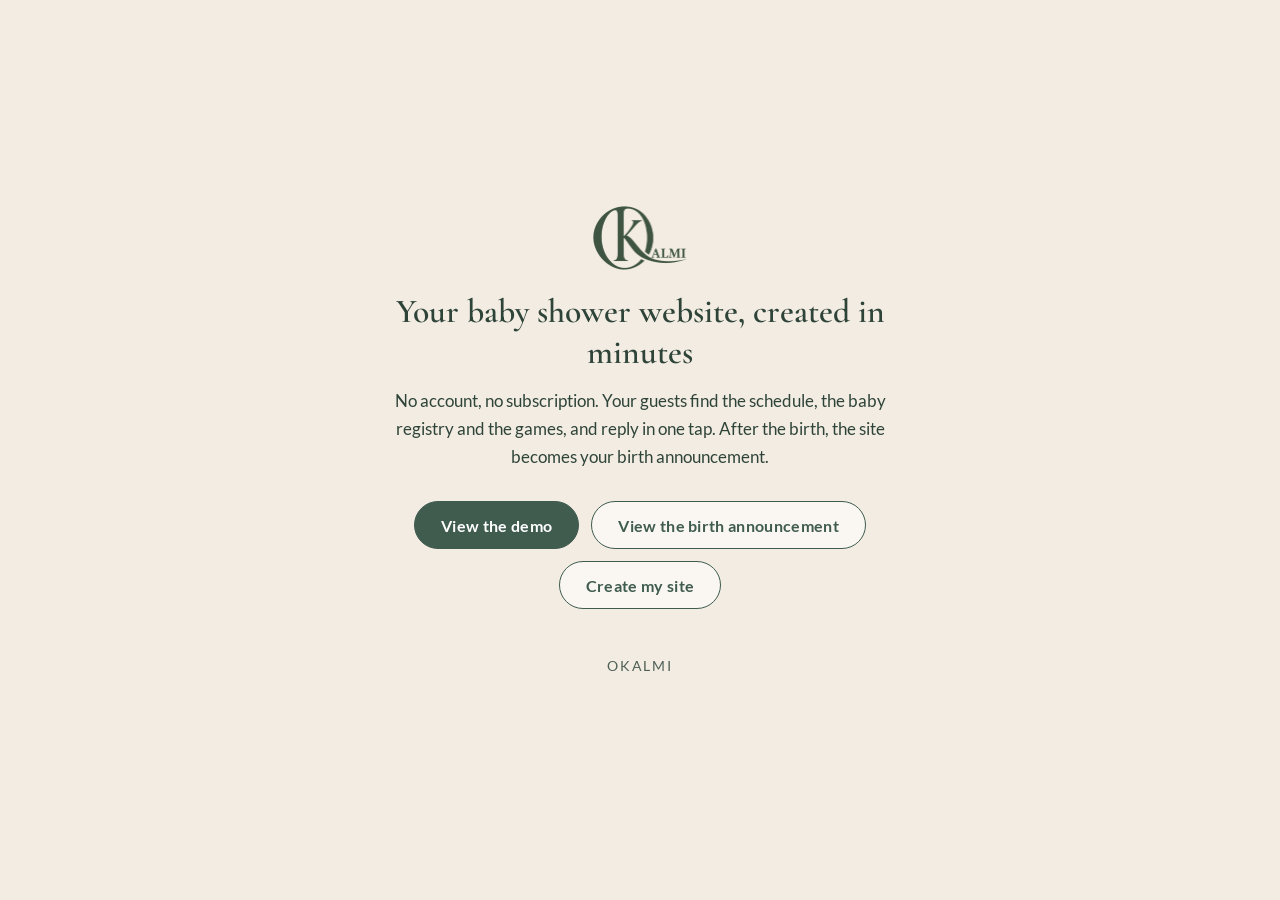
<file: index.html>
<!doctype html><!-- (c) OKALMI. Tous droits réservés. -->
<html lang="fr"><head><meta charset="utf-8"><meta name="viewport" content="width=device-width,initial-scale=1,viewport-fit=cover"><title>Baby shower</title><meta name="description" content="Notre baby shower : programme, liste de naissance, jeux et réponse en un geste."><meta name="robots" content="noindex,nofollow"><meta name="referrer" content="no-referrer"><meta http-equiv="Content-Security-Policy" content="default-src 'self'; img-src 'self' data: blob: https://res.cloudinary.com; style-src 'self' 'unsafe-inline'; script-src 'self'; connect-src 'self'; media-src 'self'; object-src 'none'; base-uri 'none'"><meta name="theme-color" content="#fdfaf8"><meta property="og:title" content="Baby shower"><meta property="og:description" content="Programme, liste de naissance, jeux et réponse en un geste."><meta property="og:image" content="https://okalmi-studio.github.io/baby-shower/img/partage.jpg"><link rel="icon" href="favicon.ico" sizes="any"><link rel="icon" type="image/png" sizes="64x64" href="img/okalmi.png"><link rel="apple-touch-icon" href="img/icon.png"><link rel="stylesheet" href="v.css?v=87c9014c"></head><body><div id="app"></div><noscript><p style="padding:2em;text-align:center">Ce site a besoin de JavaScript pour s'afficher. / This website needs JavaScript.</p></noscript><script src="v.js?v=245d3a0a"></script></body></html>
</file>
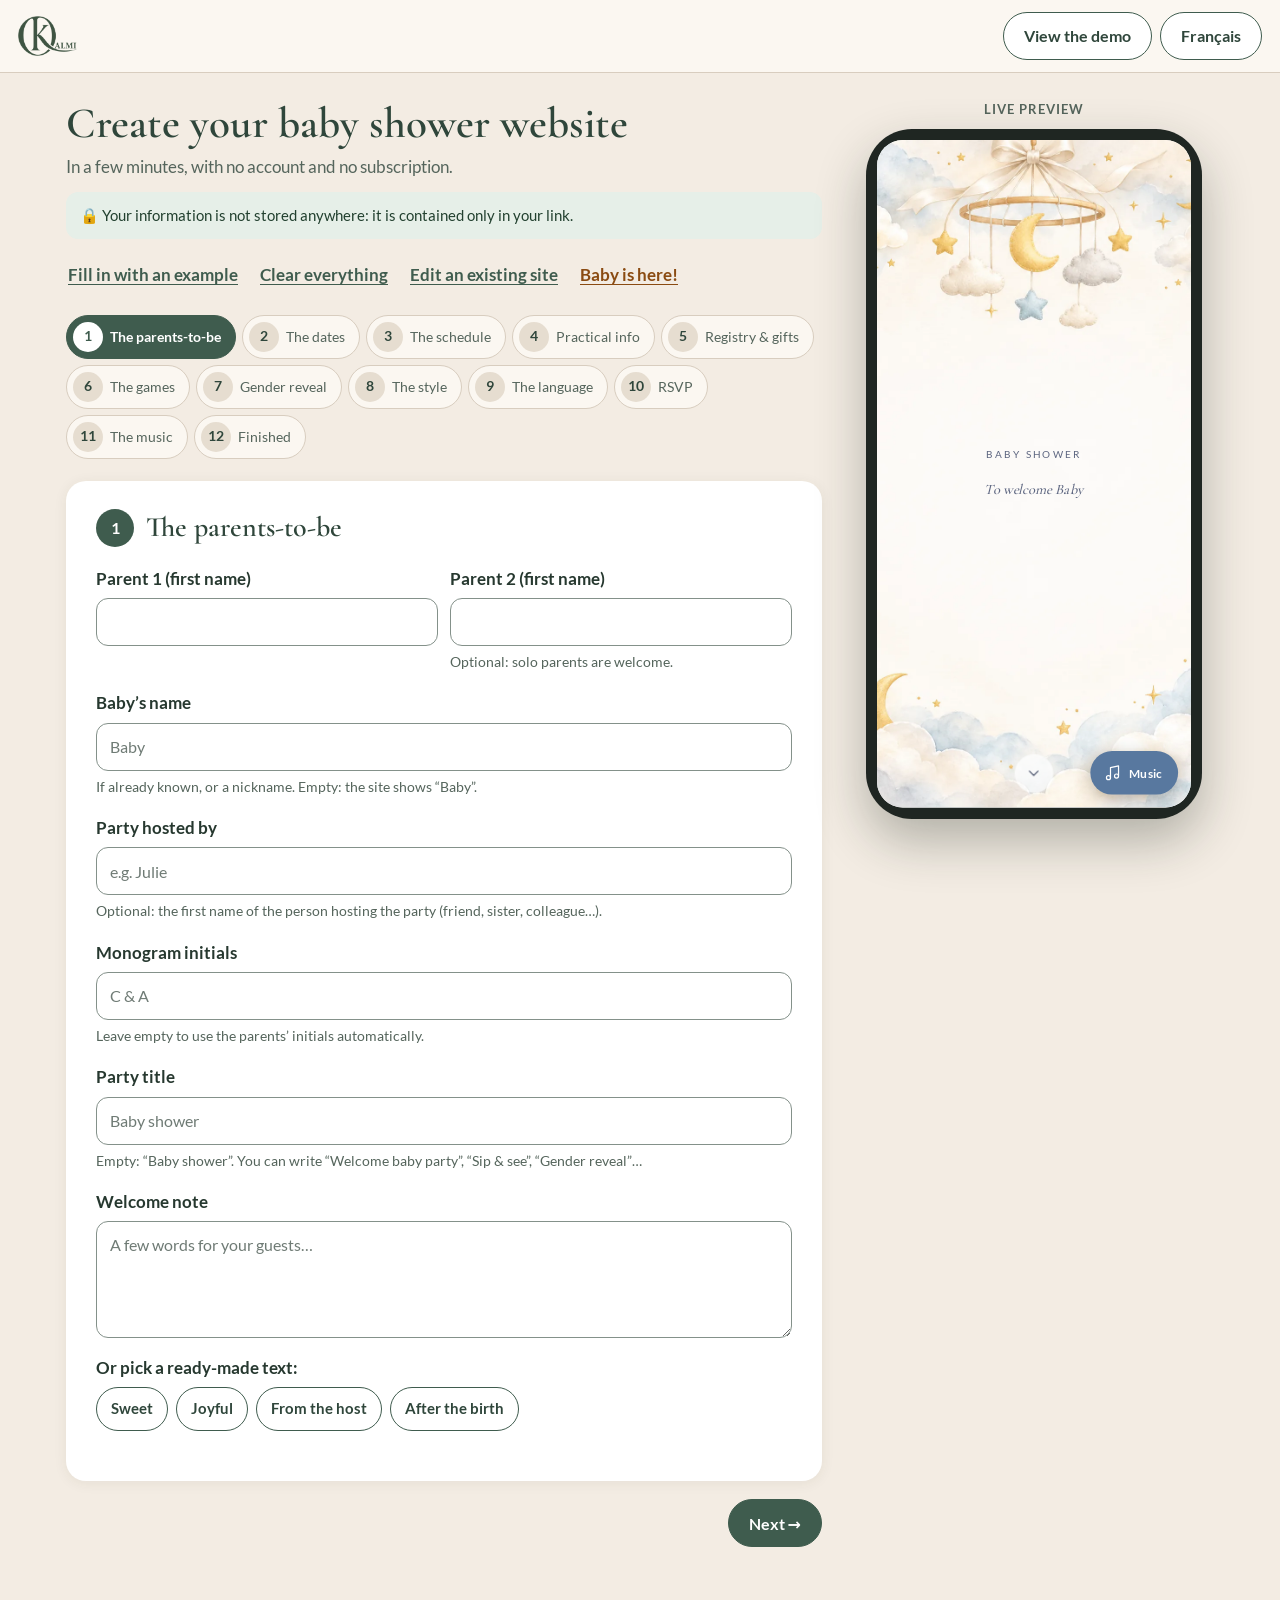
<file: creer.html>
<!doctype html><!-- (c) OKALMI. Tous droits réservés. -->
<html lang="fr"><head><meta charset="utf-8"><meta name="viewport" content="width=device-width,initial-scale=1,viewport-fit=cover"><title>OKALMI – Créez votre site de baby shower</title><meta name="description" content="Créez votre site de baby shower en quelques minutes, sans compte ni abonnement."><meta name="robots" content="noindex,nofollow"><meta name="referrer" content="no-referrer"><meta http-equiv="Content-Security-Policy" content="default-src 'self'; img-src 'self' data: blob: https://res.cloudinary.com; style-src 'self' 'unsafe-inline'; script-src 'self'; connect-src 'self' https://api.cloudinary.com; media-src 'self'; frame-src 'self'; object-src 'none'; base-uri 'none'"><meta name="theme-color" content="#f3ece3"><link rel="icon" href="favicon.ico" sizes="any"><link rel="icon" type="image/png" sizes="64x64" href="img/okalmi.png"><link rel="apple-touch-icon" href="img/icon.png"><link rel="stylesheet" href="c.css?v=15cc6d54"></head><body><div id="app"></div><noscript><p style="padding:2em;text-align:center">Cette page a besoin de JavaScript. / This page needs JavaScript.</p></noscript><script src="c.js?v=fae54ffb"></script></body></html>
</file>
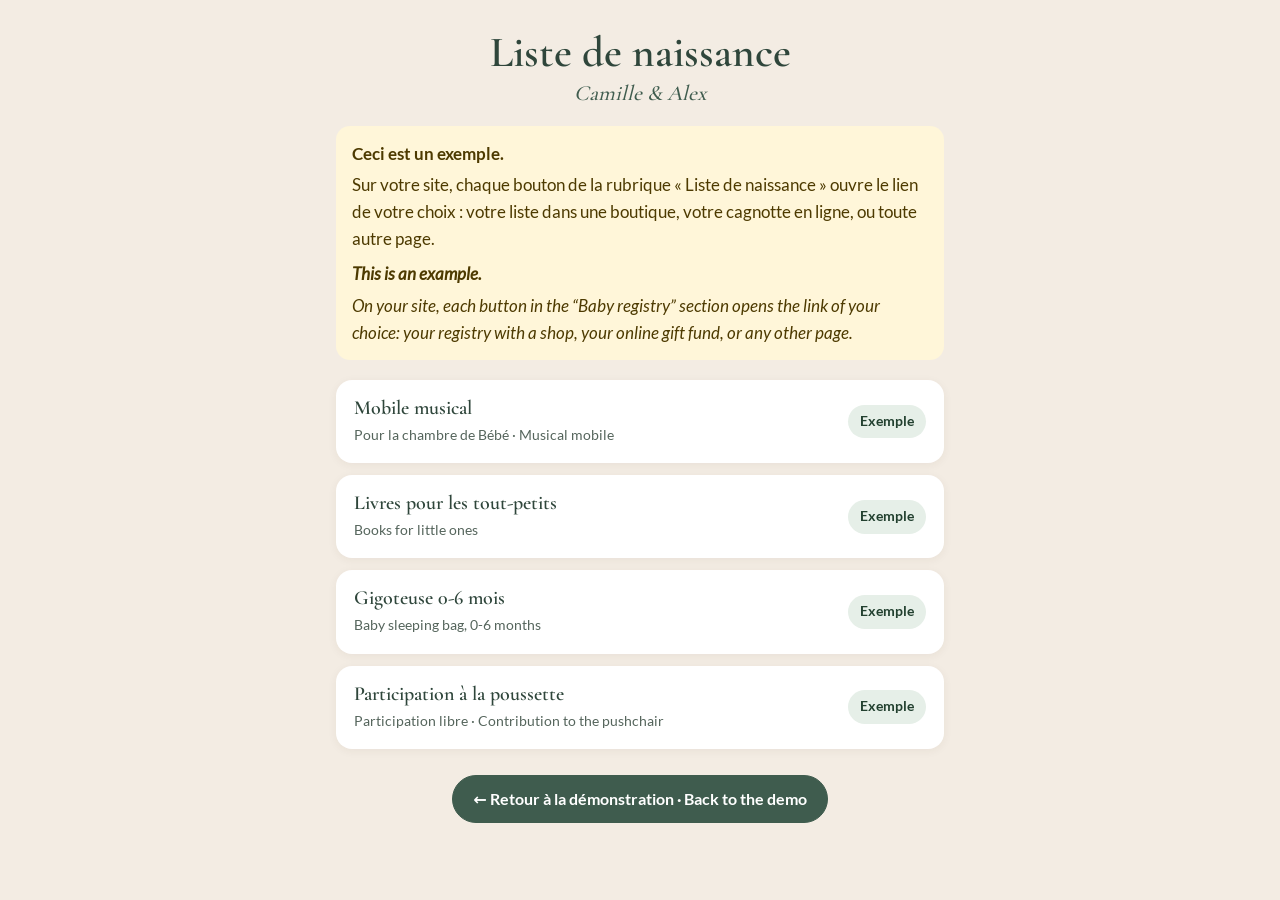
<file: liste-demo.html>
<!doctype html><!-- (c) OKALMI. Tous droits réservés. -->
<html lang="fr"><head><meta charset="utf-8"><meta name="viewport" content="width=device-width,initial-scale=1,viewport-fit=cover"><title>Exemple de liste de naissance – Camille &amp; Alex</title><meta name="robots" content="noindex,nofollow"><meta name="referrer" content="no-referrer"><meta http-equiv="Content-Security-Policy" content="default-src 'self'; style-src 'self' 'unsafe-inline'; img-src 'self'; object-src 'none'; base-uri 'none'"><meta name="theme-color" content="#f3ece3"><link rel="icon" href="favicon.ico" sizes="any"><link rel="icon" type="image/png" sizes="64x64" href="img/okalmi.png"><link rel="stylesheet" href="c.css?v=15cc6d54"><style> .ld{max-width:640px;margin:0 auto;padding:28px 16px 60px} .ld h1{text-align:center;margin-bottom:2px} .ld .who{text-align:center;margin:0 0 20px;font:500 italic 1.35rem 'Cormorant Garamond',serif;color:#3f5c4e} .ld .ex{margin:0 0 20px;padding:14px 16px;border-radius:14px;background:#fff6d9;color:#4d3a00} .ld .ex b{display:block;margin-bottom:4px} .ld .ex span{display:block;margin-top:8px;font-style:italic} .ld ul{list-style:none;margin:0;padding:0;display:grid;gap:12px} .ld li{display:flex;justify-content:space-between;align-items:center;gap:14px;padding:16px 18px;border-radius:16px;background:#fff;box-shadow:0 2px 10px rgba(60,50,30,.06)} .ld li b{display:block;font:600 1.25rem 'Cormorant Garamond',serif;color:#2f463b} .ld li small{color:#55655c} .ld li i{flex:none;padding:6px 12px;border-radius:999px;background:#e6efe8;color:#22402f;font-style:normal;font-size:.85rem;font-weight:700} .ld .back{margin-top:26px;text-align:center} </style></head><body><main class="ld"><h1>Liste de naissance</h1><p class="who">Camille &amp; Alex</p><div class="ex"><b>Ceci est un exemple.</b> Sur votre site, chaque bouton de la rubrique « Liste de naissance » ouvre le lien de votre choix : votre liste dans une boutique, votre cagnotte en ligne, ou toute autre page. <span lang="en"><b>This is an example.</b>On your site, each button in the “Baby registry” section opens the link of your choice: your registry with a shop, your online gift fund, or any other page.</span></div><ul><li><div><b>Mobile musical</b><small>Pour la chambre de Bébé · <span lang="en">Musical mobile</span></small></div><i>Exemple</i></li><li><div><b>Livres pour les tout-petits</b><small><span lang="en">Books for little ones</span></small></div><i>Exemple</i></li><li><div><b>Gigoteuse 0-6 mois</b><small><span lang="en">Baby sleeping bag, 0-6 months</span></small></div><i>Exemple</i></li><li><div><b>Participation à la poussette</b><small>Participation libre · <span lang="en">Contribution to the pushchair</span></small></div><i>Exemple</i></li></ul><p class="back"><a class="b b-p" href="./#demo">← Retour à la démonstration · Back to the demo</a></p></main></body></html>
</file>
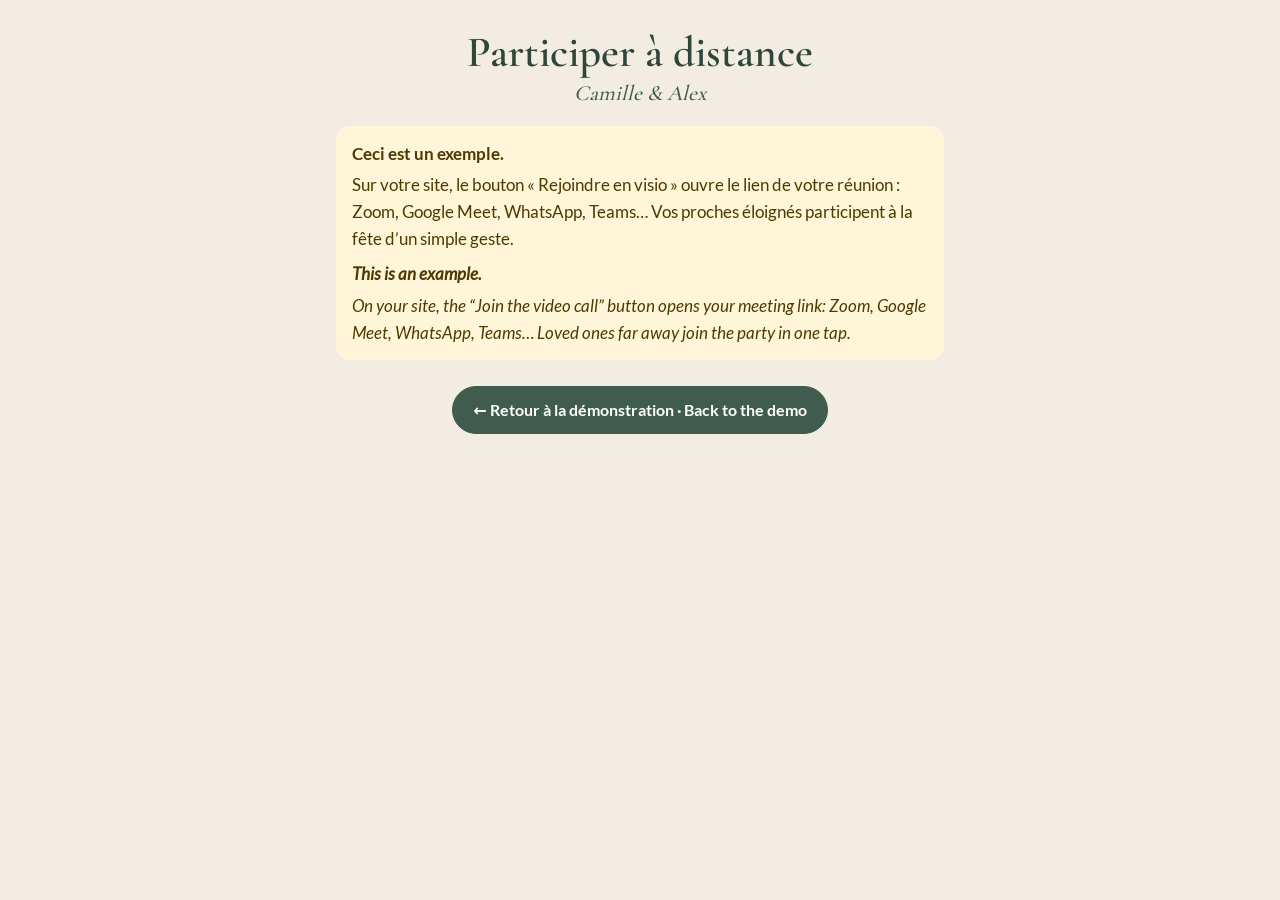
<file: visio-demo.html>
<!doctype html><!-- (c) OKALMI. Tous droits réservés. -->
<html lang="fr"><head><meta charset="utf-8"><meta name="viewport" content="width=device-width,initial-scale=1,viewport-fit=cover"><title>Exemple de visio – Camille &amp; Alex</title><meta name="robots" content="noindex,nofollow"><meta name="referrer" content="no-referrer"><meta http-equiv="Content-Security-Policy" content="default-src 'self'; style-src 'self' 'unsafe-inline'; img-src 'self'; object-src 'none'; base-uri 'none'"><meta name="theme-color" content="#f3ece3"><link rel="icon" href="favicon.ico" sizes="any"><link rel="icon" type="image/png" sizes="64x64" href="img/okalmi.png"><link rel="stylesheet" href="c.css?v=15cc6d54"><style> .ld{max-width:640px;margin:0 auto;padding:28px 16px 60px} .ld h1{text-align:center;margin-bottom:2px} .ld .who{text-align:center;margin:0 0 20px;font:500 italic 1.35rem 'Cormorant Garamond',serif;color:#3f5c4e} .ld .ex{margin:0 0 20px;padding:14px 16px;border-radius:14px;background:#fff6d9;color:#4d3a00} .ld .ex b{display:block;margin-bottom:4px} .ld .ex span{display:block;margin-top:8px;font-style:italic} .ld ul{list-style:none;margin:0;padding:0;display:grid;gap:12px} .ld li{display:flex;justify-content:space-between;align-items:center;gap:14px;padding:16px 18px;border-radius:16px;background:#fff;box-shadow:0 2px 10px rgba(60,50,30,.06)} .ld li b{display:block;font:600 1.25rem 'Cormorant Garamond',serif;color:#2f463b} .ld li small{color:#55655c} .ld li i{flex:none;padding:6px 12px;border-radius:999px;background:#e6efe8;color:#22402f;font-style:normal;font-size:.85rem;font-weight:700} .ld .back{margin-top:26px;text-align:center} </style></head><body><main class="ld"><h1>Participer à distance</h1><p class="who">Camille &amp; Alex</p><div class="ex"><b>Ceci est un exemple.</b> Sur votre site, le bouton « Rejoindre en visio » ouvre le lien de votre réunion : Zoom, Google Meet, WhatsApp, Teams… Vos proches éloignés participent à la fête d’un simple geste. <span lang="en"><b>This is an example.</b>On your site, the “Join the video call” button opens your meeting link: Zoom, Google Meet, WhatsApp, Teams… Loved ones far away join the party in one tap.</span></div><p class="back"><a class="b b-p" href="./#demo">← Retour à la démonstration · Back to the demo</a></p></main></body></html>
</file>
<file: v.css>
/*! Site de baby shower OKALMI — (c) OKALMI. Tous droits réservés. Reproduction, modification et réutilisation interdites sans accord écrit. Voir LICENSE. */
@font-face{font-family:Allura;font-style:normal;font-weight:400;font-display:swap;src:url(fonts/allura-latin-ext-400-normal.woff2) format("woff2");unicode-range:U+0100-02BA,U+02BD-02C5,U+02C7-02CC,U+02CE-02D7,U+02DD-02FF,U+0304,U+0308,U+0329,U+1D00-1DBF,U+1E00-1E9F,U+1EF2-1EFF,U+2020,U+20A0-20AB,U+20AD-20C0,U+2113,U+2C60-2C7F,U+A720-A7FF}@font-face{font-family:Allura;font-style:normal;font-weight:400;font-display:swap;src:url(fonts/allura-latin-400-normal.woff2) format("woff2");unicode-range:U+0000-00FF,U+0131,U+0152-0153,U+02BB-02BC,U+02C6,U+02DA,U+02DC,U+0304,U+0308,U+0329,U+2000-206F,U+20AC,U+2122,U+2191,U+2193,U+2212,U+2215,U+FEFF,U+FFFD}@font-face{font-family:Cormorant Garamond;font-style:normal;font-weight:500;font-display:swap;src:url(fonts/cormorant-garamond-latin-ext-500-normal.woff2) format("woff2");unicode-range:U+0100-02BA,U+02BD-02C5,U+02C7-02CC,U+02CE-02D7,U+02DD-02FF,U+0304,U+0308,U+0329,U+1D00-1DBF,U+1E00-1E9F,U+1EF2-1EFF,U+2020,U+20A0-20AB,U+20AD-20C0,U+2113,U+2C60-2C7F,U+A720-A7FF}@font-face{font-family:Cormorant Garamond;font-style:normal;font-weight:500;font-display:swap;src:url(fonts/cormorant-garamond-latin-500-normal.woff2) format("woff2");unicode-range:U+0000-00FF,U+0131,U+0152-0153,U+02BB-02BC,U+02C6,U+02DA,U+02DC,U+0304,U+0308,U+0329,U+2000-206F,U+20AC,U+2122,U+2191,U+2193,U+2212,U+2215,U+FEFF,U+FFFD}@font-face{font-family:Cormorant Garamond;font-style:normal;font-weight:600;font-display:swap;src:url(fonts/cormorant-garamond-latin-ext-600-normal.woff2) format("woff2");unicode-range:U+0100-02BA,U+02BD-02C5,U+02C7-02CC,U+02CE-02D7,U+02DD-02FF,U+0304,U+0308,U+0329,U+1D00-1DBF,U+1E00-1E9F,U+1EF2-1EFF,U+2020,U+20A0-20AB,U+20AD-20C0,U+2113,U+2C60-2C7F,U+A720-A7FF}@font-face{font-family:Cormorant Garamond;font-style:normal;font-weight:600;font-display:swap;src:url(fonts/cormorant-garamond-latin-600-normal.woff2) format("woff2");unicode-range:U+0000-00FF,U+0131,U+0152-0153,U+02BB-02BC,U+02C6,U+02DA,U+02DC,U+0304,U+0308,U+0329,U+2000-206F,U+20AC,U+2122,U+2191,U+2193,U+2212,U+2215,U+FEFF,U+FFFD}@font-face{font-family:Lato;font-style:normal;font-weight:400;font-display:swap;src:url(fonts/lato-latin-ext-400-normal.woff2) format("woff2");unicode-range:U+0100-02BA,U+02BD-02C5,U+02C7-02CC,U+02CE-02D7,U+02DD-02FF,U+0304,U+0308,U+0329,U+1D00-1DBF,U+1E00-1E9F,U+1EF2-1EFF,U+2020,U+20A0-20AB,U+20AD-20C0,U+2113,U+2C60-2C7F,U+A720-A7FF}@font-face{font-family:Lato;font-style:normal;font-weight:400;font-display:swap;src:url(fonts/lato-latin-400-normal.woff2) format("woff2");unicode-range:U+0000-00FF,U+0131,U+0152-0153,U+02BB-02BC,U+02C6,U+02DA,U+02DC,U+0304,U+0308,U+0329,U+2000-206F,U+20AC,U+2122,U+2191,U+2193,U+2212,U+2215,U+FEFF,U+FFFD}@font-face{font-family:Lato;font-style:italic;font-weight:400;font-display:swap;src:url(fonts/lato-latin-ext-400-italic.woff2) format("woff2");unicode-range:U+0100-02BA,U+02BD-02C5,U+02C7-02CC,U+02CE-02D7,U+02DD-02FF,U+0304,U+0308,U+0329,U+1D00-1DBF,U+1E00-1E9F,U+1EF2-1EFF,U+2020,U+20A0-20AB,U+20AD-20C0,U+2113,U+2C60-2C7F,U+A720-A7FF}@font-face{font-family:Lato;font-style:italic;font-weight:400;font-display:swap;src:url(fonts/lato-latin-400-italic.woff2) format("woff2");unicode-range:U+0000-00FF,U+0131,U+0152-0153,U+02BB-02BC,U+02C6,U+02DA,U+02DC,U+0304,U+0308,U+0329,U+2000-206F,U+20AC,U+2122,U+2191,U+2193,U+2212,U+2215,U+FEFF,U+FFFD}@font-face{font-family:Lato;font-style:normal;font-weight:700;font-display:swap;src:url(fonts/lato-latin-ext-700-normal.woff2) format("woff2");unicode-range:U+0100-02BA,U+02BD-02C5,U+02C7-02CC,U+02CE-02D7,U+02DD-02FF,U+0304,U+0308,U+0329,U+1D00-1DBF,U+1E00-1E9F,U+1EF2-1EFF,U+2020,U+20A0-20AB,U+20AD-20C0,U+2113,U+2C60-2C7F,U+A720-A7FF}@font-face{font-family:Lato;font-style:normal;font-weight:700;font-display:swap;src:url(fonts/lato-latin-700-normal.woff2) format("woff2");unicode-range:U+0000-00FF,U+0131,U+0152-0153,U+02BB-02BC,U+02C6,U+02DA,U+02DC,U+0304,U+0308,U+0329,U+2000-206F,U+20AC,U+2122,U+2191,U+2193,U+2212,U+2215,U+FEFF,U+FFFD}@font-face{font-family:Playfair Display;font-style:normal;font-weight:400;font-display:swap;src:url(fonts/playfair-display-latin-ext-400-normal.woff2) format("woff2");unicode-range:U+0100-02BA,U+02BD-02C5,U+02C7-02CC,U+02CE-02D7,U+02DD-02FF,U+0304,U+0308,U+0329,U+1D00-1DBF,U+1E00-1E9F,U+1EF2-1EFF,U+2020,U+20A0-20AB,U+20AD-20C0,U+2113,U+2C60-2C7F,U+A720-A7FF}@font-face{font-family:Playfair Display;font-style:normal;font-weight:400;font-display:swap;src:url(fonts/playfair-display-latin-400-normal.woff2) format("woff2");unicode-range:U+0000-00FF,U+0131,U+0152-0153,U+02BB-02BC,U+02C6,U+02DA,U+02DC,U+0304,U+0308,U+0329,U+2000-206F,U+20AC,U+2122,U+2191,U+2193,U+2212,U+2215,U+FEFF,U+FFFD}@font-face{font-family:Playfair Display;font-style:italic;font-weight:400;font-display:swap;src:url(fonts/playfair-display-latin-ext-400-italic.woff2) format("woff2");unicode-range:U+0100-02BA,U+02BD-02C5,U+02C7-02CC,U+02CE-02D7,U+02DD-02FF,U+0304,U+0308,U+0329,U+1D00-1DBF,U+1E00-1E9F,U+1EF2-1EFF,U+2020,U+20A0-20AB,U+20AD-20C0,U+2113,U+2C60-2C7F,U+A720-A7FF}@font-face{font-family:Playfair Display;font-style:italic;font-weight:400;font-display:swap;src:url(fonts/playfair-display-latin-400-italic.woff2) format("woff2");unicode-range:U+0000-00FF,U+0131,U+0152-0153,U+02BB-02BC,U+02C6,U+02DA,U+02DC,U+0304,U+0308,U+0329,U+2000-206F,U+20AC,U+2122,U+2191,U+2193,U+2212,U+2215,U+FEFF,U+FFFD}@font-face{font-family:Playfair Display;font-style:normal;font-weight:500;font-display:swap;src:url(fonts/playfair-display-latin-ext-500-normal.woff2) format("woff2");unicode-range:U+0100-02BA,U+02BD-02C5,U+02C7-02CC,U+02CE-02D7,U+02DD-02FF,U+0304,U+0308,U+0329,U+1D00-1DBF,U+1E00-1E9F,U+1EF2-1EFF,U+2020,U+20A0-20AB,U+20AD-20C0,U+2113,U+2C60-2C7F,U+A720-A7FF}@font-face{font-family:Playfair Display;font-style:normal;font-weight:500;font-display:swap;src:url(fonts/playfair-display-latin-500-normal.woff2) format("woff2");unicode-range:U+0000-00FF,U+0131,U+0152-0153,U+02BB-02BC,U+02C6,U+02DA,U+02DC,U+0304,U+0308,U+0329,U+2000-206F,U+20AC,U+2122,U+2191,U+2193,U+2212,U+2215,U+FEFF,U+FFFD}@font-face{font-family:Playfair Display;font-style:italic;font-weight:500;font-display:swap;src:url(fonts/playfair-display-latin-ext-500-italic.woff2) format("woff2");unicode-range:U+0100-02BA,U+02BD-02C5,U+02C7-02CC,U+02CE-02D7,U+02DD-02FF,U+0304,U+0308,U+0329,U+1D00-1DBF,U+1E00-1E9F,U+1EF2-1EFF,U+2020,U+20A0-20AB,U+20AD-20C0,U+2113,U+2C60-2C7F,U+A720-A7FF}@font-face{font-family:Playfair Display;font-style:italic;font-weight:500;font-display:swap;src:url(fonts/playfair-display-latin-500-italic.woff2) format("woff2");unicode-range:U+0000-00FF,U+0131,U+0152-0153,U+02BB-02BC,U+02C6,U+02DA,U+02DC,U+0304,U+0308,U+0329,U+2000-206F,U+20AC,U+2122,U+2191,U+2193,U+2212,U+2215,U+FEFF,U+FFFD}@font-face{font-family:Playfair Display;font-style:normal;font-weight:600;font-display:swap;src:url(fonts/playfair-display-latin-ext-600-normal.woff2) format("woff2");unicode-range:U+0100-02BA,U+02BD-02C5,U+02C7-02CC,U+02CE-02D7,U+02DD-02FF,U+0304,U+0308,U+0329,U+1D00-1DBF,U+1E00-1E9F,U+1EF2-1EFF,U+2020,U+20A0-20AB,U+20AD-20C0,U+2113,U+2C60-2C7F,U+A720-A7FF}@font-face{font-family:Playfair Display;font-style:normal;font-weight:600;font-display:swap;src:url(fonts/playfair-display-latin-600-normal.woff2) format("woff2");unicode-range:U+0000-00FF,U+0131,U+0152-0153,U+02BB-02BC,U+02C6,U+02DA,U+02DC,U+0304,U+0308,U+0329,U+2000-206F,U+20AC,U+2122,U+2191,U+2193,U+2212,U+2215,U+FEFF,U+FFFD}@font-face{font-family:Jost;font-style:normal;font-weight:300;font-display:swap;src:url(fonts/jost-latin-ext-300-normal.woff2) format("woff2");unicode-range:U+0100-02BA,U+02BD-02C5,U+02C7-02CC,U+02CE-02D7,U+02DD-02FF,U+0304,U+0308,U+0329,U+1D00-1DBF,U+1E00-1E9F,U+1EF2-1EFF,U+2020,U+20A0-20AB,U+20AD-20C0,U+2113,U+2C60-2C7F,U+A720-A7FF}@font-face{font-family:Jost;font-style:normal;font-weight:300;font-display:swap;src:url(fonts/jost-latin-300-normal.woff2) format("woff2");unicode-range:U+0000-00FF,U+0131,U+0152-0153,U+02BB-02BC,U+02C6,U+02DA,U+02DC,U+0304,U+0308,U+0329,U+2000-206F,U+20AC,U+2122,U+2191,U+2193,U+2212,U+2215,U+FEFF,U+FFFD}@font-face{font-family:Jost;font-style:normal;font-weight:400;font-display:swap;src:url(fonts/jost-latin-ext-400-normal.woff2) format("woff2");unicode-range:U+0100-02BA,U+02BD-02C5,U+02C7-02CC,U+02CE-02D7,U+02DD-02FF,U+0304,U+0308,U+0329,U+1D00-1DBF,U+1E00-1E9F,U+1EF2-1EFF,U+2020,U+20A0-20AB,U+20AD-20C0,U+2113,U+2C60-2C7F,U+A720-A7FF}@font-face{font-family:Jost;font-style:normal;font-weight:400;font-display:swap;src:url(fonts/jost-latin-400-normal.woff2) format("woff2");unicode-range:U+0000-00FF,U+0131,U+0152-0153,U+02BB-02BC,U+02C6,U+02DA,U+02DC,U+0304,U+0308,U+0329,U+2000-206F,U+20AC,U+2122,U+2191,U+2193,U+2212,U+2215,U+FEFF,U+FFFD}@font-face{font-family:Jost;font-style:normal;font-weight:500;font-display:swap;src:url(fonts/jost-latin-ext-500-normal.woff2) format("woff2");unicode-range:U+0100-02BA,U+02BD-02C5,U+02C7-02CC,U+02CE-02D7,U+02DD-02FF,U+0304,U+0308,U+0329,U+1D00-1DBF,U+1E00-1E9F,U+1EF2-1EFF,U+2020,U+20A0-20AB,U+20AD-20C0,U+2113,U+2C60-2C7F,U+A720-A7FF}@font-face{font-family:Jost;font-style:normal;font-weight:500;font-display:swap;src:url(fonts/jost-latin-500-normal.woff2) format("woff2");unicode-range:U+0000-00FF,U+0131,U+0152-0153,U+02BB-02BC,U+02C6,U+02DA,U+02DC,U+0304,U+0308,U+0329,U+2000-206F,U+20AC,U+2122,U+2191,U+2193,U+2212,U+2215,U+FEFF,U+FFFD}@font-face{font-family:Jost;font-style:normal;font-weight:700;font-display:swap;src:url(fonts/jost-latin-ext-700-normal.woff2) format("woff2");unicode-range:U+0100-02BA,U+02BD-02C5,U+02C7-02CC,U+02CE-02D7,U+02DD-02FF,U+0304,U+0308,U+0329,U+1D00-1DBF,U+1E00-1E9F,U+1EF2-1EFF,U+2020,U+20A0-20AB,U+20AD-20C0,U+2113,U+2C60-2C7F,U+A720-A7FF}@font-face{font-family:Jost;font-style:normal;font-weight:700;font-display:swap;src:url(fonts/jost-latin-700-normal.woff2) format("woff2");unicode-range:U+0000-00FF,U+0131,U+0152-0153,U+02BB-02BC,U+02C6,U+02DA,U+02DC,U+0304,U+0308,U+0329,U+2000-206F,U+20AC,U+2122,U+2191,U+2193,U+2212,U+2215,U+FEFF,U+FFFD}@font-face{font-family:Pinyon Script;font-style:normal;font-weight:400;font-display:swap;src:url(fonts/pinyon-script-latin-ext-400-normal.woff2) format("woff2");unicode-range:U+0100-02BA,U+02BD-02C5,U+02C7-02CC,U+02CE-02D7,U+02DD-02FF,U+0304,U+0308,U+0329,U+1D00-1DBF,U+1E00-1E9F,U+1EF2-1EFF,U+2020,U+20A0-20AB,U+20AD-20C0,U+2113,U+2C60-2C7F,U+A720-A7FF}@font-face{font-family:Pinyon Script;font-style:normal;font-weight:400;font-display:swap;src:url(fonts/pinyon-script-latin-400-normal.woff2) format("woff2");unicode-range:U+0000-00FF,U+0131,U+0152-0153,U+02BB-02BC,U+02C6,U+02DA,U+02DC,U+0304,U+0308,U+0329,U+2000-206F,U+20AC,U+2122,U+2191,U+2193,U+2212,U+2215,U+FEFF,U+FFFD}@font-face{font-family:EB Garamond;font-style:normal;font-weight:400;font-display:swap;src:url(fonts/eb-garamond-latin-ext-400-normal.woff2) format("woff2");unicode-range:U+0100-02BA,U+02BD-02C5,U+02C7-02CC,U+02CE-02D7,U+02DD-02FF,U+0304,U+0308,U+0329,U+1D00-1DBF,U+1E00-1E9F,U+1EF2-1EFF,U+2020,U+20A0-20AB,U+20AD-20C0,U+2113,U+2C60-2C7F,U+A720-A7FF}@font-face{font-family:EB Garamond;font-style:normal;font-weight:400;font-display:swap;src:url(fonts/eb-garamond-latin-400-normal.woff2) format("woff2");unicode-range:U+0000-00FF,U+0131,U+0152-0153,U+02BB-02BC,U+02C6,U+02DA,U+02DC,U+0304,U+0308,U+0329,U+2000-206F,U+20AC,U+2122,U+2191,U+2193,U+2212,U+2215,U+FEFF,U+FFFD}@font-face{font-family:EB Garamond;font-style:italic;font-weight:400;font-display:swap;src:url(fonts/eb-garamond-latin-ext-400-italic.woff2) format("woff2");unicode-range:U+0100-02BA,U+02BD-02C5,U+02C7-02CC,U+02CE-02D7,U+02DD-02FF,U+0304,U+0308,U+0329,U+1D00-1DBF,U+1E00-1E9F,U+1EF2-1EFF,U+2020,U+20A0-20AB,U+20AD-20C0,U+2113,U+2C60-2C7F,U+A720-A7FF}@font-face{font-family:EB Garamond;font-style:italic;font-weight:400;font-display:swap;src:url(fonts/eb-garamond-latin-400-italic.woff2) format("woff2");unicode-range:U+0000-00FF,U+0131,U+0152-0153,U+02BB-02BC,U+02C6,U+02DA,U+02DC,U+0304,U+0308,U+0329,U+2000-206F,U+20AC,U+2122,U+2191,U+2193,U+2212,U+2215,U+FEFF,U+FFFD}@font-face{font-family:EB Garamond;font-style:normal;font-weight:700;font-display:swap;src:url(fonts/eb-garamond-latin-ext-700-normal.woff2) format("woff2");unicode-range:U+0100-02BA,U+02BD-02C5,U+02C7-02CC,U+02CE-02D7,U+02DD-02FF,U+0304,U+0308,U+0329,U+1D00-1DBF,U+1E00-1E9F,U+1EF2-1EFF,U+2020,U+20A0-20AB,U+20AD-20C0,U+2113,U+2C60-2C7F,U+A720-A7FF}@font-face{font-family:EB Garamond;font-style:normal;font-weight:700;font-display:swap;src:url(fonts/eb-garamond-latin-700-normal.woff2) format("woff2");unicode-range:U+0000-00FF,U+0131,U+0152-0153,U+02BB-02BC,U+02C6,U+02DA,U+02DC,U+0304,U+0308,U+0329,U+2000-206F,U+20AC,U+2122,U+2191,U+2193,U+2212,U+2215,U+FEFF,U+FFFD}@font-face{font-family:Yeseva One;font-style:normal;font-weight:400;font-display:swap;src:url(fonts/yeseva-one-latin-ext-400-normal.woff2) format("woff2");unicode-range:U+0100-02BA,U+02BD-02C5,U+02C7-02CC,U+02CE-02D7,U+02DD-02FF,U+0304,U+0308,U+0329,U+1D00-1DBF,U+1E00-1E9F,U+1EF2-1EFF,U+2020,U+20A0-20AB,U+20AD-20C0,U+2113,U+2C60-2C7F,U+A720-A7FF}@font-face{font-family:Yeseva One;font-style:normal;font-weight:400;font-display:swap;src:url(fonts/yeseva-one-latin-400-normal.woff2) format("woff2");unicode-range:U+0000-00FF,U+0131,U+0152-0153,U+02BB-02BC,U+02C6,U+02DA,U+02DC,U+0304,U+0308,U+0329,U+2000-206F,U+20AC,U+2122,U+2191,U+2193,U+2212,U+2215,U+FEFF,U+FFFD}@font-face{font-family:Marcellus;font-style:normal;font-weight:400;font-display:swap;src:url(fonts/marcellus-latin-ext-400-normal.woff2) format("woff2");unicode-range:U+0100-02BA,U+02BD-02C5,U+02C7-02CC,U+02CE-02D7,U+02DD-02FF,U+0304,U+0308,U+0329,U+1D00-1DBF,U+1E00-1E9F,U+1EF2-1EFF,U+2020,U+20A0-20AB,U+20AD-20C0,U+2113,U+2C60-2C7F,U+A720-A7FF}@font-face{font-family:Marcellus;font-style:normal;font-weight:400;font-display:swap;src:url(fonts/marcellus-latin-400-normal.woff2) format("woff2");unicode-range:U+0000-00FF,U+0131,U+0152-0153,U+02BB-02BC,U+02C6,U+02DA,U+02DC,U+0304,U+0308,U+0329,U+2000-206F,U+20AC,U+2122,U+2191,U+2193,U+2212,U+2215,U+FEFF,U+FFFD}*,*:before,*:after{box-sizing:border-box}html{-webkit-text-size-adjust:100%;text-size-adjust:100%}html.lock{overflow:hidden}body{margin:0;background:var(--paper);color:var(--ink);font:400 var(--fs,17px)/1.65 var(--fb),system-ui,-apple-system,"Segoe UI",sans-serif;-webkit-font-smoothing:antialiased;overflow-wrap:break-word}img{max-width:100%;display:block}a{color:var(--act)}button{font:inherit;color:inherit}:focus-visible{outline:3px solid var(--act);outline-offset:3px;border-radius:4px}.ic{width:1.25em;height:1.25em;flex:none}.center{text-align:center}body{--paper:#fdfaf8;--paper2:#fbf9f9;--ink:#414a63;--mute:#5d6680;--line:#dde3ee;--card:rgba(255,255,255,.84);--ac:#58789f;--act:#58789f;--aci:#fff;--fn:"Allura";--fh:"Cormorant Garamond";--fb:"Lato";--rad:999px;--crad:20px;--fit:1}.st-nu{--k:"nu"}.st-bo{--paper:#fceedd;--paper2:#fcf8f4;--ink:#553628;--mute:#7a5646;--line:#ecd3bd;--fn:"Playfair Display";--fh:"Playfair Display";--fb:"Jost";--rad:14px;--crad:22px}.st-sa{--paper:#fcf4e9;--paper2:#fcfaf9;--ink:#3c4630;--mute:#5d6850;--line:#dfe1cb;--fn:"Yeseva One";--fh:"Marcellus";--fb:"Lato";--rad:14px;--crad:16px}.st-fl{--paper:#fcf8f2;--paper2:#fdf9f8;--ink:#463650;--mute:#6a5a74;--line:#e6dcea;--fn:"Pinyon Script";--fh:"Cormorant Garamond";--fb:"EB Garamond";--fs:19px;--rad:999px;--crad:18px}.st-mi{--paper:#faf6f2;--paper2:#fbf9f9;--ink:#2f2c29;--mute:#5f5a55;--line:#e3dad1;--fn:"Jost";--fh:"Jost";--fb:"Jost";--rad:6px;--crad:8px}.hero{position:relative;min-height:100vh;min-height:100svh;display:flex;flex-direction:column;align-items:center;justify-content:center;text-align:center;overflow:hidden;background:var(--paper)}.hero-img{position:absolute;inset:0;width:100%;height:100%;object-fit:cover}.hero-in{position:relative;z-index:2;padding:24px 26px;width:100%;max-width:600px;animation:fade 1.4s ease both}.hero--bottom{justify-content:flex-end}.hero--bottom:after{content:"";position:absolute;inset:auto 0 0;height:66%;z-index:1;background:linear-gradient(to top,var(--paper) 0,var(--paper) 30%,rgba(255,255,255,0))}.hero--bottom .hero-in{padding-bottom:86px}.hero--top{justify-content:flex-start}.hero--top:after{content:"";position:absolute;inset:0 0 auto;height:56%;z-index:1;background:linear-gradient(to bottom,var(--paper) 0,var(--paper) 22%,rgba(255,255,255,0))}.hero--top .hero-in{padding-top:max(64px,9vh)}.kicker{margin:0 0 10px;font:500 .78rem/1.5 var(--fb);letter-spacing:.24em;text-transform:uppercase;color:var(--mute)}.names{margin:0;display:flex;flex-direction:column;align-items:center;font:400 calc(clamp(3.5rem,17vw,5.6rem)*var(--fit))/1.02 var(--fn),cursive;color:var(--ink)}.names .amp{font-size:.55em;line-height:1.15;color:var(--act)}.hero-date{margin:16px 0 0;font:500 1.3rem/1.4 var(--fh),serif;color:var(--ink)}.hero-down{position:absolute;z-index:3;bottom:18px;left:50%;margin-left:-24px;width:48px;height:48px;display:grid;place-items:center;border:0;border-radius:50%;background:#ffffffb3;color:var(--ink);cursor:pointer;animation:bob 2.6s ease-in-out infinite}.st-bo .names{font:italic 400 calc(clamp(2.8rem,13vw,4.4rem)*var(--fit))/1.1 var(--fn),serif}.st-sa .names{font-size:calc(clamp(2.6rem,12vw,4rem)*var(--fit));line-height:1.12}.st-mi .names{font:300 calc(clamp(2.1rem,10vw,3.4rem)*var(--fit))/1.2 var(--fn),sans-serif;letter-spacing:.2em;text-transform:uppercase;padding-inline-start:.2em}.st-mi .names .amp{font-size:.5em;letter-spacing:0}.st-mi .hero-date{font-weight:300;letter-spacing:.16em;text-transform:uppercase;font-size:.95rem}.sec{position:relative;padding:60px 22px}.sec-in{position:relative;max-width:620px;margin:0 auto}h2{margin:0 0 34px;text-align:center;font:500 clamp(2rem,7.5vw,2.7rem)/1.15 var(--fh),serif;color:var(--ink)}.st-bo h2{font-style:italic}.st-mi h2{font-weight:300;letter-spacing:.2em;text-transform:uppercase;font-size:clamp(1.4rem,5.4vw,1.8rem)}.l2{font-style:italic;opacity:.86}.l2:before{content:"\b7  ";font-style:normal}.l2b{display:block;margin-top:.4em}.l2.l2b:before{content:none}h2 .l2,h3 .l2,.ev-time .l2,.cd-b .l2,.kicker .l2,.hero-date .l2,legend .l2,.fld>span .l2,.fld-l .l2,.stp-l .l2,.day .l2{display:block;font-size:.62em;margin-top:.15em}h2 .l2:before,h3 .l2:before,.ev-time .l2:before,.cd-b .l2:before,.kicker .l2:before,.hero-date .l2:before,legend .l2:before,.fld>span .l2:before,.fld-l .l2:before,.stp-l .l2:before,.day .l2:before{content:none}.fld>span .l2,legend .l2,.fld-l .l2,.stp-l .l2,.kicker .l2,.cd-b .l2{font-size:.86em}.welcome{min-height:88vh;min-height:88svh;display:flex;align-items:center;text-align:center;background:var(--paper) center/cover no-repeat}.st-nu .welcome{background-image:url(img/nu-fond1.webp)}.st-bo .welcome{background-image:url(img/bo-fond1.webp)}.st-sa .welcome{background-image:url(img/sa-fond1.webp)}.st-mi .welcome{background-image:url(img/mi-fond1.webp)}.welcome .sec-in{width:100%}.mono{position:relative;width:min(66vw,250px);aspect-ratio:1;margin:0 auto 18px}.mono img{width:100%;height:100%}.mono-t{position:absolute;inset:0;display:grid;place-items:center;padding-top:.1em;font:400 2.5rem/1 var(--fn),cursive;color:var(--act);white-space:nowrap}.mono-s{font-size:1.5rem}.st-bo .mono-t{font-style:italic;font-size:2rem}.st-sa .mono-t{font-size:1.8rem}.st-mi .mono-t{font-weight:300;font-size:1.7rem;letter-spacing:.14em;padding-inline-start:.14em}.st-bo .mono-s,.st-sa .mono-s,.st-mi .mono-s{font-size:1.15rem}.welcome-t{max-width:30em;margin:0 auto;font:500 1.22rem/1.6 var(--fh),serif}.st-mi .welcome-t{font-weight:300}.st-sa .welcome-t{font-size:1.12rem}.cd{display:flex;justify-content:center;gap:9px;margin-top:30px}.cd-b{flex:0 1 78px;padding:12px 4px 10px;border:1px solid var(--line);border-radius:var(--crad);background:var(--card)}.st-nu .cd-b,.st-bo .cd-b{border-radius:16px}.cd-b b{display:block;font:600 1.85rem/1.1 var(--fh),serif;font-variant-numeric:tabular-nums lining-nums;color:var(--act)}.st-mi .cd-b b{font-weight:300}.cd-b span{display:block;margin-top:4px;font-size:.72rem;letter-spacing:.06em;text-transform:uppercase;color:var(--mute)}.cd-msg{margin:0;font:500 1.5rem var(--fh),serif;color:var(--act)}.sep{display:flex;justify-content:center;padding:6px 24px;background:var(--paper)}.sep img{width:min(80%,400px);height:auto}.tl{list-style:none;margin:0;padding:0}.day{margin:8px 0 22px;text-align:center;font:700 .8rem var(--fb);letter-spacing:.16em;text-transform:uppercase;color:var(--mute)}.ev{display:grid;grid-template-columns:74px 1fr;gap:0 16px}.ev-time{padding-top:1px;text-align:end;font:600 1.18rem/1.4 var(--fh),serif;color:var(--act)}.st-mi .ev-time{font-weight:400}.ev-body{position:relative;padding:0 0 30px;padding-inline-start:20px;border-inline-start:1px solid var(--line);min-width:0}.ev-body:before{content:"";position:absolute;top:9px;inset-inline-start:-5px;width:9px;height:9px;border-radius:50%;background:var(--ac)}.st-mi .ev-body:before{border-radius:0;transform:rotate(45deg)}.ev:last-of-type .ev-body{padding-bottom:6px}.ev h3{margin:0 0 4px;font:600 1.36rem/1.25 var(--fh),serif}.st-mi .ev h3{font-weight:500;font-size:1.2rem}.ev-place{margin:0;font-weight:700}.ev-addr{margin:0;font-size:.94em;color:var(--mute)}.ev-note{margin:6px 0 0;font-style:italic;color:var(--mute)}.ev-act{display:flex;flex-wrap:wrap;gap:8px;margin-top:12px}.chip{display:inline-flex;align-items:center;gap:6px;min-height:44px;padding:8px 14px;border:1px solid var(--line);border-radius:var(--rad);background:var(--card);color:var(--ink);font:500 .88rem/1.2 var(--fb),sans-serif;text-decoration:none;cursor:pointer;list-style:none;-webkit-tap-highlight-color:transparent}.chip::-webkit-details-marker{display:none}.chip .ic{color:var(--act)}.chip:hover{border-color:var(--act)}.calm{position:relative}.calm-m{position:absolute;z-index:6;top:calc(100% + 6px);inset-inline-start:0;display:grid;min-width:236px;padding:6px;background:#fff;border:1px solid var(--line);border-radius:14px;box-shadow:0 12px 32px #281e1429}.calm-m a,.calm-m button{min-height:46px;padding:11px 14px;border:0;border-radius:10px;background:none;color:var(--ink);font:500 .95rem var(--fb),sans-serif;text-align:start;text-decoration:none;cursor:pointer}.calm-m a:hover,.calm-m button:hover{background:var(--paper2)}.prog .center{margin:26px 0 0}.cards{display:grid;gap:14px}.card{padding:20px 22px;border:1px solid var(--line);border-radius:var(--crad);background:var(--card)}.st-sa .card{border-width:2px}.card h3{display:flex;align-items:center;gap:10px;margin:0 0 8px;font:600 1.3rem/1.25 var(--fh),serif}.card h3 .ic{color:var(--act);width:1.15em;height:1.15em}.st-mi .card h3{font-weight:500;font-size:1.12rem;letter-spacing:.06em;text-transform:uppercase}.card p{margin:0 0 10px}.card p:last-child{margin-bottom:0}.gifts{list-style:none;margin:0 0 14px;padding:0}.gifts li{padding:10px 0;border-top:1px solid var(--line)}.gifts li:first-child{border-top:0}.gifts b{display:block}.gifts small{display:block;font-size:.92em;color:var(--mute)}.contacts{list-style:none;margin:0;padding:0;display:grid;gap:10px}.contacts li{display:flex;flex-wrap:wrap;align-items:center;justify-content:space-between;gap:8px}.faq{border-top:1px solid var(--line)}.faq:first-of-type{border-top:0}.faq summary{position:relative;padding:13px 0;padding-inline-end:30px;font-weight:700;cursor:pointer;list-style:none;min-height:44px}.faq summary::-webkit-details-marker{display:none}.faq summary:after{content:"+";position:absolute;inset-inline-end:4px;top:8px;font-size:1.4rem;font-weight:400;color:var(--act)}.faq[open] summary:after{content:"\2013"}.faq p{margin:0 0 14px}.rsvp{padding:76px 22px 84px;text-align:center;background:var(--paper2);overflow:hidden}.rsvp:before{content:"";position:absolute;inset:0 auto 0 0;width:min(100%,420px);background:left center/cover no-repeat;-webkit-mask-image:linear-gradient(to right,#000 25%,transparent);mask-image:linear-gradient(to right,#000 25%,transparent)}.st-nu .rsvp:before{background-image:url(img/nu-fond2.webp)}.st-bo .rsvp:before{background-image:url(img/bo-fond2.webp)}.st-sa .rsvp:before{background-image:url(img/sa-fond2.webp)}.st-mi .rsvp:before{background-image:url(img/mi-fond2.webp)}.rsvp h2{margin-bottom:16px}.lead{margin:0 auto 8px;max-width:26em}.deadline{margin:0 0 26px;font-weight:700;color:var(--act)}.btn{display:inline-flex;align-items:center;justify-content:center;gap:9px;min-height:48px;padding:11px 26px;border:1px solid var(--ac);border-radius:var(--rad);font:700 1rem/1.2 var(--fb),sans-serif;letter-spacing:.02em;text-decoration:none;cursor:pointer;transition:transform .15s ease,box-shadow .15s ease;-webkit-tap-highlight-color:transparent}.btn:hover{transform:translateY(-1px);box-shadow:0 6px 18px #281e1424}.btn-p{background:var(--ac);color:var(--aci)}.btn-o{background:#fff9;border-color:var(--act);color:var(--act)}.btn-xl{min-height:58px;padding:14px 38px;font-size:1.12rem}.st-mi .btn{letter-spacing:.12em;text-transform:uppercase;font-size:.88rem;font-weight:500}.st-mi .btn-xl{font-size:.95rem}.foot{padding:34px 20px calc(96px + env(safe-area-inset-bottom));text-align:center;font-size:.86rem;background:var(--paper)}.foot a{display:inline-block;padding:12px;color:var(--mute);text-decoration:none}.foot strong{letter-spacing:.14em;color:var(--ink)}.fab{position:fixed;z-index:20;inset-inline-end:16px;bottom:calc(16px + env(safe-area-inset-bottom));display:flex;align-items:center;gap:8px;height:54px;padding:0 20px 0 16px;border:0;border-radius:999px;background:var(--ac);color:var(--aci);box-shadow:0 6px 22px #1e140a47;font:700 .95rem var(--fb),sans-serif;cursor:pointer}.fab span{display:flex;align-items:center}.fab .ic{width:24px;height:24px}.fab .fab-p,.fab.on .fab-i{display:none}.fab.on .fab-p{display:flex}.fab.busy{animation:pulse 1s ease-in-out infinite}.fab .l2{display:none}.lang{position:fixed;z-index:20;top:calc(12px + env(safe-area-inset-top));inset-inline-end:12px;min-height:44px;padding:8px 16px;border:1px solid var(--line);border-radius:999px;background:#ffffffe0;color:var(--ink);font:700 .85rem var(--fb),sans-serif;cursor:pointer;-webkit-backdrop-filter:blur(6px);backdrop-filter:blur(6px)}.dlg{width:100%;max-width:560px;height:100%;max-height:100%;margin:0 auto;padding:0;border:0;background:var(--paper);color:var(--ink);overscroll-behavior:contain}.dlg::backdrop{background:#1e18128c}.dlg-in{position:relative;padding:30px 22px calc(34px + env(safe-area-inset-bottom))}.dlg h2{margin:0 48px 24px;font-size:1.9rem}.dlg-x{position:absolute;top:14px;inset-inline-end:12px;width:46px;height:46px;display:grid;place-items:center;border:0;border-radius:50%;background:none;cursor:pointer}.fld{display:block;min-width:0;margin:0 0 22px;padding:0;border:0}.fld>span,.fld legend,.fld-l{display:block;margin-bottom:8px;padding:0;font-weight:700}.fld input[type=text],.fld input[type=date],.fld input[type=time],.fld textarea{display:block;min-height:48px;width:100%;padding:12px 14px;border:1px solid var(--mute);border-radius:12px;background:#fff;color:#1f1f1f;font:400 16px/1.5 var(--fb),sans-serif}.st-mi .fld input,.st-mi .fld textarea{border-radius:2px}.hint{margin:6px 0 8px;font-size:.88rem;color:var(--mute)}.evq p{margin:12px 0 6px}.evq small{color:var(--mute)}.yn{display:grid;grid-template-columns:1fr 1fr;gap:8px}.yn label{position:relative;display:block}.yn input{position:absolute;opacity:0;inset:0;width:100%;height:100%;margin:0;cursor:pointer}.yn span{display:flex;align-items:center;justify-content:center;min-height:48px;padding:8px 10px;border:1px solid var(--mute);border-radius:var(--rad);background:#fff;text-align:center;font-size:.95rem;line-height:1.25;flex-direction:column}.yn span .l2{display:block;font-size:.82em}.yn span .l2:before{content:none}.yn input:checked+span{background:var(--ac);border-color:var(--ac);color:var(--aci);font-weight:700}.yn input:focus-visible+span{outline:3px solid var(--act);outline-offset:2px}.stp{display:flex;align-items:center;justify-content:space-between;gap:12px;padding:5px 0}.stp-c{display:flex;align-items:center;gap:6px;flex:none}.stp-c button{width:44px;height:44px;border:1px solid var(--mute);border-radius:50%;background:#fff;font-size:1.3rem;line-height:1;cursor:pointer}.stp-c output{min-width:34px;text-align:center;font-weight:700;font-size:1.1rem;font-variant-numeric:tabular-nums}.out{margin:0;padding:12px 14px;max-height:230px;overflow:auto;border:1px dashed var(--mute);border-radius:12px;background:#fff;color:#1f1f1f;font:400 .92rem/1.55 var(--fb),sans-serif;white-space:pre-wrap;word-break:break-word}.err{margin:0 0 14px;padding:10px 14px;border-radius:10px;background:#fbeaea;color:#8f1717;font-weight:700}.send{display:grid;grid-template-columns:1fr 1fr;gap:10px}.btn-send{min-height:54px;padding:10px 8px;border:0;color:#fff;flex-direction:column;gap:0;text-transform:none!important;letter-spacing:0!important;font-size:1rem!important;font-weight:700!important;border-radius:14px}.btn-send .l2{font-size:.78em;font-weight:400}.btn-send .l2:before{content:none}.s-wa{background:#0e7a45}.s-sm{background:#3d4a5c}.s-em{background:#8a4b12}.s-tg{background:#17699e}.s-fb{background:#0a5bd3}.s-ig{background:#b0246c}.st-fl .welcome{background-image:url(img/fl-fond1.webp)}.st-fl .rsvp:before{background-image:url(img/fl-fond2.webp)}.st-fl .names{font-size:calc(clamp(3.3rem,15.5vw,5rem)*var(--fit));line-height:1.1}.st-fl .mono-t{font-size:2.2rem}.st-fl .mono-s{font-size:1.3rem}.st-fl .welcome-t{font-family:var(--fh),serif}.st-sa .mono-t{font-size:1.7rem}.st-mi .names{letter-spacing:.16em;padding-inline-start:.16em}.hero--frame .hero-in{max-width:min(78%,440px)}.hero--band{justify-content:flex-end}.hero--band .hero-img{inset:0 0 auto;height:52%}.hero--band:after{content:"";position:absolute;inset:30% 0 0;z-index:1;background:linear-gradient(to bottom,rgba(255,255,255,0) 0,var(--paper) 42%,var(--paper))}.hero--band .hero-in{padding-bottom:86px}.hero-for{margin:12px 0 0;font:italic 500 1.12rem/1.4 var(--fh),serif;color:var(--mute)}.st-mi .hero-for{font-style:normal;font-weight:300;letter-spacing:.08em}.hero-date{margin-top:8px}.hush{display:inline-block;margin:0 0 14px;padding:7px 16px;border-radius:999px;background:var(--ink);color:#fff;font:700 .82rem/1.3 var(--fb),sans-serif;letter-spacing:.04em}.hush .l2{display:block;font-size:.9em;opacity:1}.hush .l2:before{content:none}.surp{margin:0 auto 22px;max-width:30em;padding:13px 18px;border-radius:16px;background:var(--ink);color:#fff;font-size:.98rem;line-height:1.45;text-align:center}.surp strong{display:block;font-size:1.06em}.surp .l2{opacity:.92}.surp-s{font-size:.92rem;margin-bottom:18px}.host{margin:16px 0 0;font:500 1rem/1.4 var(--fb),sans-serif;color:var(--mute)}.due{display:inline-block;margin:22px 0 0;padding:9px 20px;border:1px solid var(--line);border-radius:999px;background:var(--card);font:600 1.08rem/1.3 var(--fh),serif;color:var(--act)}.due .l2{display:block;font-size:.86em}.due .l2:before{content:none}.visio{margin-top:30px;padding:22px;border:1px solid var(--line);border-radius:var(--crad);background:var(--card);text-align:center}.visio h3{display:flex;align-items:center;justify-content:center;gap:10px;margin:0 0 8px;font:600 1.3rem/1.25 var(--fh),serif}.visio h3 .ic{color:var(--act)}.visio p{margin:0 0 14px}.visio p:last-child{margin:0}.gr{text-align:center}.gr h2{margin-bottom:18px}.gr-box{padding:30px 20px 32px;border:1px solid var(--line);border-radius:var(--crad);background:var(--card)}.gr-q{margin:0 0 8px;font:500 clamp(1.7rem,7vw,2.3rem)/1.2 var(--fn),cursive;color:var(--act)}.st-mi .gr-q{font-weight:300;letter-spacing:.12em;text-transform:uppercase;font-size:1.3rem}.gr-t{margin:0 auto 6px;max-width:26em}.gr-box .cd{margin-top:20px}.gr-box .btn{margin-top:16px}.gr-res{margin:18px 0 16px;animation:pop .7s cubic-bezier(.2,1.5,.4,1) both}.gr-res span{display:inline-block;padding:20px 34px;border-radius:999px;background:var(--gc);color:var(--gci);font:600 clamp(1.7rem,7.5vw,2.5rem)/1.15 var(--fh),serif;box-shadow:0 10px 30px #281e1429}.gr-res .l2{display:block;font-size:.6em;opacity:.95}.gr-res .l2:before{content:none}.confetti{position:fixed;inset:0;width:100%;height:100%;z-index:60;pointer-events:none}.cards-1{grid-template-columns:1fr!important}.gf-links{display:flex;flex-wrap:wrap;gap:10px;margin-top:14px!important}.games-t{margin:14px auto 10px;max-width:26em;font-weight:700;color:var(--act)}.games-t .ic{display:inline-block;vertical-align:-.22em;margin-inline-end:6px}.games{margin:0 0 22px;padding:18px 16px 2px;border:1px solid var(--line);border-radius:16px;background:var(--paper2)}.games h3{display:flex;align-items:center;gap:8px;margin:0 0 2px;font:600 1.35rem/1.2 var(--fh),serif;color:var(--act)}.games-g{display:grid;grid-template-columns:1fr 1fr;gap:0 12px}.games-g fieldset{grid-column:1/-1}.fld-g{margin-bottom:16px}.yn3{grid-template-columns:repeat(3,1fr)}.born .welcome-t{margin-top:24px}.born-t{max-width:26em;margin:0 auto;font:500 1.2rem/1.55 var(--fh),serif}.stats{display:grid;grid-template-columns:1fr 1fr;gap:10px;max-width:420px;margin:26px auto 0}.stat{padding:14px 8px 12px;border:1px solid var(--line);border-radius:var(--crad);background:var(--card)}.stat span{display:block;font-size:.72rem;letter-spacing:.08em;text-transform:uppercase;color:var(--mute)}.stat b{display:block;margin-top:4px;font:600 1.3rem/1.25 var(--fh),serif;color:var(--act)}.stat .l2{display:block;font-size:.86em}.stat .l2:before{content:none}.past{text-align:center}.back{text-align:start}.back summary{display:flex;width:max-content;max-width:100%;margin:0 auto 26px;list-style:none}.back summary::-webkit-details-marker{display:none}@keyframes pop{0%{opacity:0;transform:scale(.6)}to{opacity:1;transform:none}}@media(max-width:380px){.games-g{grid-template-columns:1fr}}@media(min-width:960px)and (min-height:520px){.st-fl .names{font-size:calc(clamp(3rem,5vw,4.8rem)*var(--fit))}.hero--band .hero-in{padding-bottom:56px}}.plain{background:#f3ece3;color:#2f4439;--act:#3f5c4e;--ac:#3f5c4e;--aci:#fff;--fh:"Cormorant Garamond";--fb:"Lato";--rad:999px}.plain #app{display:block}.plain-in{max-width:560px;min-height:100vh;margin:0 auto;padding:48px 26px;display:flex;flex-direction:column;justify-content:center;text-align:center}.plain-logo{display:block;margin:0 auto 22px;height:64px;width:auto}.plain h1{margin:0 0 14px;font:600 2.1rem/1.2 var(--fh),serif}.plain p{margin:0 0 16px}.plain-2{margin-top:18px!important;padding-top:18px;border-top:1px solid #d9cfc2;font-size:.94rem;color:#4d5f55}.plain-act{display:flex;flex-wrap:wrap;gap:12px;justify-content:center;margin-top:14px!important}.plain-foot{margin-top:30px!important;font-size:.85rem;letter-spacing:.14em}.plain-foot a{color:#4d5f55;text-decoration:none;padding:12px}.rv{opacity:0;transform:translateY(18px);transition:opacity .9s ease,transform .9s ease}.rv.in{opacity:1;transform:none}@keyframes fade{0%{opacity:0;transform:translateY(10px)}to{opacity:1;transform:none}}@keyframes bob{0%,to{transform:translateY(0)}50%{transform:translateY(6px)}}@keyframes pulse{0%,to{opacity:1}50%{opacity:.55}}@media(prefers-reduced-motion:reduce){*,*:before,*:after{animation:none!important;transition:none!important}.rv{opacity:1;transform:none}}@media(min-width:620px){.dlg{height:auto;max-height:92vh;margin:auto;border-radius:22px}.dlg-in{padding:34px 34px 36px}.send{grid-template-columns:repeat(auto-fit,minmax(118px,1fr))}.sec{padding:76px 32px}}@media(min-width:960px)and (min-height:520px){#app{display:grid;grid-template-columns:min(46vw,66.67vh) minmax(0,1fr);align-items:start}.hero{position:sticky;top:0;height:100vh;min-height:0;box-shadow:0 0 50px #281e141f;z-index:2}.hero-down{display:none}.hero--bottom .hero-in{padding-bottom:56px}.names{font-size:calc(clamp(3rem,5.4vw,5.2rem)*var(--fit))}.st-bo .names{font-size:calc(clamp(2.6rem,4.4vw,4.2rem)*var(--fit))}.st-sa .names{font-size:calc(clamp(2.4rem,4vw,3.8rem)*var(--fit))}.st-mi .names{font-size:calc(clamp(1.9rem,3.2vw,3rem)*var(--fit))}.welcome{min-height:100vh}.cards{grid-template-columns:1fr 1fr}.cards .card:last-child:nth-child(odd){grid-column:1/-1}.sec-in{max-width:700px}.mono{width:270px}}
</file>
<file: c.css>
/*! Site de baby shower OKALMI — (c) OKALMI. Tous droits réservés. Reproduction, modification et réutilisation interdites sans accord écrit. Voir LICENSE. */
@font-face{font-family:Allura;font-style:normal;font-weight:400;font-display:swap;src:url(fonts/allura-latin-ext-400-normal.woff2) format("woff2");unicode-range:U+0100-02BA,U+02BD-02C5,U+02C7-02CC,U+02CE-02D7,U+02DD-02FF,U+0304,U+0308,U+0329,U+1D00-1DBF,U+1E00-1E9F,U+1EF2-1EFF,U+2020,U+20A0-20AB,U+20AD-20C0,U+2113,U+2C60-2C7F,U+A720-A7FF}@font-face{font-family:Allura;font-style:normal;font-weight:400;font-display:swap;src:url(fonts/allura-latin-400-normal.woff2) format("woff2");unicode-range:U+0000-00FF,U+0131,U+0152-0153,U+02BB-02BC,U+02C6,U+02DA,U+02DC,U+0304,U+0308,U+0329,U+2000-206F,U+20AC,U+2122,U+2191,U+2193,U+2212,U+2215,U+FEFF,U+FFFD}@font-face{font-family:Cormorant Garamond;font-style:normal;font-weight:500;font-display:swap;src:url(fonts/cormorant-garamond-latin-ext-500-normal.woff2) format("woff2");unicode-range:U+0100-02BA,U+02BD-02C5,U+02C7-02CC,U+02CE-02D7,U+02DD-02FF,U+0304,U+0308,U+0329,U+1D00-1DBF,U+1E00-1E9F,U+1EF2-1EFF,U+2020,U+20A0-20AB,U+20AD-20C0,U+2113,U+2C60-2C7F,U+A720-A7FF}@font-face{font-family:Cormorant Garamond;font-style:normal;font-weight:500;font-display:swap;src:url(fonts/cormorant-garamond-latin-500-normal.woff2) format("woff2");unicode-range:U+0000-00FF,U+0131,U+0152-0153,U+02BB-02BC,U+02C6,U+02DA,U+02DC,U+0304,U+0308,U+0329,U+2000-206F,U+20AC,U+2122,U+2191,U+2193,U+2212,U+2215,U+FEFF,U+FFFD}@font-face{font-family:Cormorant Garamond;font-style:normal;font-weight:600;font-display:swap;src:url(fonts/cormorant-garamond-latin-ext-600-normal.woff2) format("woff2");unicode-range:U+0100-02BA,U+02BD-02C5,U+02C7-02CC,U+02CE-02D7,U+02DD-02FF,U+0304,U+0308,U+0329,U+1D00-1DBF,U+1E00-1E9F,U+1EF2-1EFF,U+2020,U+20A0-20AB,U+20AD-20C0,U+2113,U+2C60-2C7F,U+A720-A7FF}@font-face{font-family:Cormorant Garamond;font-style:normal;font-weight:600;font-display:swap;src:url(fonts/cormorant-garamond-latin-600-normal.woff2) format("woff2");unicode-range:U+0000-00FF,U+0131,U+0152-0153,U+02BB-02BC,U+02C6,U+02DA,U+02DC,U+0304,U+0308,U+0329,U+2000-206F,U+20AC,U+2122,U+2191,U+2193,U+2212,U+2215,U+FEFF,U+FFFD}@font-face{font-family:Lato;font-style:normal;font-weight:400;font-display:swap;src:url(fonts/lato-latin-ext-400-normal.woff2) format("woff2");unicode-range:U+0100-02BA,U+02BD-02C5,U+02C7-02CC,U+02CE-02D7,U+02DD-02FF,U+0304,U+0308,U+0329,U+1D00-1DBF,U+1E00-1E9F,U+1EF2-1EFF,U+2020,U+20A0-20AB,U+20AD-20C0,U+2113,U+2C60-2C7F,U+A720-A7FF}@font-face{font-family:Lato;font-style:normal;font-weight:400;font-display:swap;src:url(fonts/lato-latin-400-normal.woff2) format("woff2");unicode-range:U+0000-00FF,U+0131,U+0152-0153,U+02BB-02BC,U+02C6,U+02DA,U+02DC,U+0304,U+0308,U+0329,U+2000-206F,U+20AC,U+2122,U+2191,U+2193,U+2212,U+2215,U+FEFF,U+FFFD}@font-face{font-family:Lato;font-style:italic;font-weight:400;font-display:swap;src:url(fonts/lato-latin-ext-400-italic.woff2) format("woff2");unicode-range:U+0100-02BA,U+02BD-02C5,U+02C7-02CC,U+02CE-02D7,U+02DD-02FF,U+0304,U+0308,U+0329,U+1D00-1DBF,U+1E00-1E9F,U+1EF2-1EFF,U+2020,U+20A0-20AB,U+20AD-20C0,U+2113,U+2C60-2C7F,U+A720-A7FF}@font-face{font-family:Lato;font-style:italic;font-weight:400;font-display:swap;src:url(fonts/lato-latin-400-italic.woff2) format("woff2");unicode-range:U+0000-00FF,U+0131,U+0152-0153,U+02BB-02BC,U+02C6,U+02DA,U+02DC,U+0304,U+0308,U+0329,U+2000-206F,U+20AC,U+2122,U+2191,U+2193,U+2212,U+2215,U+FEFF,U+FFFD}@font-face{font-family:Lato;font-style:normal;font-weight:700;font-display:swap;src:url(fonts/lato-latin-ext-700-normal.woff2) format("woff2");unicode-range:U+0100-02BA,U+02BD-02C5,U+02C7-02CC,U+02CE-02D7,U+02DD-02FF,U+0304,U+0308,U+0329,U+1D00-1DBF,U+1E00-1E9F,U+1EF2-1EFF,U+2020,U+20A0-20AB,U+20AD-20C0,U+2113,U+2C60-2C7F,U+A720-A7FF}@font-face{font-family:Lato;font-style:normal;font-weight:700;font-display:swap;src:url(fonts/lato-latin-700-normal.woff2) format("woff2");unicode-range:U+0000-00FF,U+0131,U+0152-0153,U+02BB-02BC,U+02C6,U+02DA,U+02DC,U+0304,U+0308,U+0329,U+2000-206F,U+20AC,U+2122,U+2191,U+2193,U+2212,U+2215,U+FEFF,U+FFFD}@font-face{font-family:Playfair Display;font-style:normal;font-weight:400;font-display:swap;src:url(fonts/playfair-display-latin-ext-400-normal.woff2) format("woff2");unicode-range:U+0100-02BA,U+02BD-02C5,U+02C7-02CC,U+02CE-02D7,U+02DD-02FF,U+0304,U+0308,U+0329,U+1D00-1DBF,U+1E00-1E9F,U+1EF2-1EFF,U+2020,U+20A0-20AB,U+20AD-20C0,U+2113,U+2C60-2C7F,U+A720-A7FF}@font-face{font-family:Playfair Display;font-style:normal;font-weight:400;font-display:swap;src:url(fonts/playfair-display-latin-400-normal.woff2) format("woff2");unicode-range:U+0000-00FF,U+0131,U+0152-0153,U+02BB-02BC,U+02C6,U+02DA,U+02DC,U+0304,U+0308,U+0329,U+2000-206F,U+20AC,U+2122,U+2191,U+2193,U+2212,U+2215,U+FEFF,U+FFFD}@font-face{font-family:Playfair Display;font-style:italic;font-weight:400;font-display:swap;src:url(fonts/playfair-display-latin-ext-400-italic.woff2) format("woff2");unicode-range:U+0100-02BA,U+02BD-02C5,U+02C7-02CC,U+02CE-02D7,U+02DD-02FF,U+0304,U+0308,U+0329,U+1D00-1DBF,U+1E00-1E9F,U+1EF2-1EFF,U+2020,U+20A0-20AB,U+20AD-20C0,U+2113,U+2C60-2C7F,U+A720-A7FF}@font-face{font-family:Playfair Display;font-style:italic;font-weight:400;font-display:swap;src:url(fonts/playfair-display-latin-400-italic.woff2) format("woff2");unicode-range:U+0000-00FF,U+0131,U+0152-0153,U+02BB-02BC,U+02C6,U+02DA,U+02DC,U+0304,U+0308,U+0329,U+2000-206F,U+20AC,U+2122,U+2191,U+2193,U+2212,U+2215,U+FEFF,U+FFFD}@font-face{font-family:Playfair Display;font-style:normal;font-weight:500;font-display:swap;src:url(fonts/playfair-display-latin-ext-500-normal.woff2) format("woff2");unicode-range:U+0100-02BA,U+02BD-02C5,U+02C7-02CC,U+02CE-02D7,U+02DD-02FF,U+0304,U+0308,U+0329,U+1D00-1DBF,U+1E00-1E9F,U+1EF2-1EFF,U+2020,U+20A0-20AB,U+20AD-20C0,U+2113,U+2C60-2C7F,U+A720-A7FF}@font-face{font-family:Playfair Display;font-style:normal;font-weight:500;font-display:swap;src:url(fonts/playfair-display-latin-500-normal.woff2) format("woff2");unicode-range:U+0000-00FF,U+0131,U+0152-0153,U+02BB-02BC,U+02C6,U+02DA,U+02DC,U+0304,U+0308,U+0329,U+2000-206F,U+20AC,U+2122,U+2191,U+2193,U+2212,U+2215,U+FEFF,U+FFFD}@font-face{font-family:Playfair Display;font-style:italic;font-weight:500;font-display:swap;src:url(fonts/playfair-display-latin-ext-500-italic.woff2) format("woff2");unicode-range:U+0100-02BA,U+02BD-02C5,U+02C7-02CC,U+02CE-02D7,U+02DD-02FF,U+0304,U+0308,U+0329,U+1D00-1DBF,U+1E00-1E9F,U+1EF2-1EFF,U+2020,U+20A0-20AB,U+20AD-20C0,U+2113,U+2C60-2C7F,U+A720-A7FF}@font-face{font-family:Playfair Display;font-style:italic;font-weight:500;font-display:swap;src:url(fonts/playfair-display-latin-500-italic.woff2) format("woff2");unicode-range:U+0000-00FF,U+0131,U+0152-0153,U+02BB-02BC,U+02C6,U+02DA,U+02DC,U+0304,U+0308,U+0329,U+2000-206F,U+20AC,U+2122,U+2191,U+2193,U+2212,U+2215,U+FEFF,U+FFFD}@font-face{font-family:Playfair Display;font-style:normal;font-weight:600;font-display:swap;src:url(fonts/playfair-display-latin-ext-600-normal.woff2) format("woff2");unicode-range:U+0100-02BA,U+02BD-02C5,U+02C7-02CC,U+02CE-02D7,U+02DD-02FF,U+0304,U+0308,U+0329,U+1D00-1DBF,U+1E00-1E9F,U+1EF2-1EFF,U+2020,U+20A0-20AB,U+20AD-20C0,U+2113,U+2C60-2C7F,U+A720-A7FF}@font-face{font-family:Playfair Display;font-style:normal;font-weight:600;font-display:swap;src:url(fonts/playfair-display-latin-600-normal.woff2) format("woff2");unicode-range:U+0000-00FF,U+0131,U+0152-0153,U+02BB-02BC,U+02C6,U+02DA,U+02DC,U+0304,U+0308,U+0329,U+2000-206F,U+20AC,U+2122,U+2191,U+2193,U+2212,U+2215,U+FEFF,U+FFFD}@font-face{font-family:Jost;font-style:normal;font-weight:300;font-display:swap;src:url(fonts/jost-latin-ext-300-normal.woff2) format("woff2");unicode-range:U+0100-02BA,U+02BD-02C5,U+02C7-02CC,U+02CE-02D7,U+02DD-02FF,U+0304,U+0308,U+0329,U+1D00-1DBF,U+1E00-1E9F,U+1EF2-1EFF,U+2020,U+20A0-20AB,U+20AD-20C0,U+2113,U+2C60-2C7F,U+A720-A7FF}@font-face{font-family:Jost;font-style:normal;font-weight:300;font-display:swap;src:url(fonts/jost-latin-300-normal.woff2) format("woff2");unicode-range:U+0000-00FF,U+0131,U+0152-0153,U+02BB-02BC,U+02C6,U+02DA,U+02DC,U+0304,U+0308,U+0329,U+2000-206F,U+20AC,U+2122,U+2191,U+2193,U+2212,U+2215,U+FEFF,U+FFFD}@font-face{font-family:Jost;font-style:normal;font-weight:400;font-display:swap;src:url(fonts/jost-latin-ext-400-normal.woff2) format("woff2");unicode-range:U+0100-02BA,U+02BD-02C5,U+02C7-02CC,U+02CE-02D7,U+02DD-02FF,U+0304,U+0308,U+0329,U+1D00-1DBF,U+1E00-1E9F,U+1EF2-1EFF,U+2020,U+20A0-20AB,U+20AD-20C0,U+2113,U+2C60-2C7F,U+A720-A7FF}@font-face{font-family:Jost;font-style:normal;font-weight:400;font-display:swap;src:url(fonts/jost-latin-400-normal.woff2) format("woff2");unicode-range:U+0000-00FF,U+0131,U+0152-0153,U+02BB-02BC,U+02C6,U+02DA,U+02DC,U+0304,U+0308,U+0329,U+2000-206F,U+20AC,U+2122,U+2191,U+2193,U+2212,U+2215,U+FEFF,U+FFFD}@font-face{font-family:Jost;font-style:normal;font-weight:500;font-display:swap;src:url(fonts/jost-latin-ext-500-normal.woff2) format("woff2");unicode-range:U+0100-02BA,U+02BD-02C5,U+02C7-02CC,U+02CE-02D7,U+02DD-02FF,U+0304,U+0308,U+0329,U+1D00-1DBF,U+1E00-1E9F,U+1EF2-1EFF,U+2020,U+20A0-20AB,U+20AD-20C0,U+2113,U+2C60-2C7F,U+A720-A7FF}@font-face{font-family:Jost;font-style:normal;font-weight:500;font-display:swap;src:url(fonts/jost-latin-500-normal.woff2) format("woff2");unicode-range:U+0000-00FF,U+0131,U+0152-0153,U+02BB-02BC,U+02C6,U+02DA,U+02DC,U+0304,U+0308,U+0329,U+2000-206F,U+20AC,U+2122,U+2191,U+2193,U+2212,U+2215,U+FEFF,U+FFFD}@font-face{font-family:Jost;font-style:normal;font-weight:700;font-display:swap;src:url(fonts/jost-latin-ext-700-normal.woff2) format("woff2");unicode-range:U+0100-02BA,U+02BD-02C5,U+02C7-02CC,U+02CE-02D7,U+02DD-02FF,U+0304,U+0308,U+0329,U+1D00-1DBF,U+1E00-1E9F,U+1EF2-1EFF,U+2020,U+20A0-20AB,U+20AD-20C0,U+2113,U+2C60-2C7F,U+A720-A7FF}@font-face{font-family:Jost;font-style:normal;font-weight:700;font-display:swap;src:url(fonts/jost-latin-700-normal.woff2) format("woff2");unicode-range:U+0000-00FF,U+0131,U+0152-0153,U+02BB-02BC,U+02C6,U+02DA,U+02DC,U+0304,U+0308,U+0329,U+2000-206F,U+20AC,U+2122,U+2191,U+2193,U+2212,U+2215,U+FEFF,U+FFFD}@font-face{font-family:Pinyon Script;font-style:normal;font-weight:400;font-display:swap;src:url(fonts/pinyon-script-latin-ext-400-normal.woff2) format("woff2");unicode-range:U+0100-02BA,U+02BD-02C5,U+02C7-02CC,U+02CE-02D7,U+02DD-02FF,U+0304,U+0308,U+0329,U+1D00-1DBF,U+1E00-1E9F,U+1EF2-1EFF,U+2020,U+20A0-20AB,U+20AD-20C0,U+2113,U+2C60-2C7F,U+A720-A7FF}@font-face{font-family:Pinyon Script;font-style:normal;font-weight:400;font-display:swap;src:url(fonts/pinyon-script-latin-400-normal.woff2) format("woff2");unicode-range:U+0000-00FF,U+0131,U+0152-0153,U+02BB-02BC,U+02C6,U+02DA,U+02DC,U+0304,U+0308,U+0329,U+2000-206F,U+20AC,U+2122,U+2191,U+2193,U+2212,U+2215,U+FEFF,U+FFFD}@font-face{font-family:EB Garamond;font-style:normal;font-weight:400;font-display:swap;src:url(fonts/eb-garamond-latin-ext-400-normal.woff2) format("woff2");unicode-range:U+0100-02BA,U+02BD-02C5,U+02C7-02CC,U+02CE-02D7,U+02DD-02FF,U+0304,U+0308,U+0329,U+1D00-1DBF,U+1E00-1E9F,U+1EF2-1EFF,U+2020,U+20A0-20AB,U+20AD-20C0,U+2113,U+2C60-2C7F,U+A720-A7FF}@font-face{font-family:EB Garamond;font-style:normal;font-weight:400;font-display:swap;src:url(fonts/eb-garamond-latin-400-normal.woff2) format("woff2");unicode-range:U+0000-00FF,U+0131,U+0152-0153,U+02BB-02BC,U+02C6,U+02DA,U+02DC,U+0304,U+0308,U+0329,U+2000-206F,U+20AC,U+2122,U+2191,U+2193,U+2212,U+2215,U+FEFF,U+FFFD}@font-face{font-family:EB Garamond;font-style:italic;font-weight:400;font-display:swap;src:url(fonts/eb-garamond-latin-ext-400-italic.woff2) format("woff2");unicode-range:U+0100-02BA,U+02BD-02C5,U+02C7-02CC,U+02CE-02D7,U+02DD-02FF,U+0304,U+0308,U+0329,U+1D00-1DBF,U+1E00-1E9F,U+1EF2-1EFF,U+2020,U+20A0-20AB,U+20AD-20C0,U+2113,U+2C60-2C7F,U+A720-A7FF}@font-face{font-family:EB Garamond;font-style:italic;font-weight:400;font-display:swap;src:url(fonts/eb-garamond-latin-400-italic.woff2) format("woff2");unicode-range:U+0000-00FF,U+0131,U+0152-0153,U+02BB-02BC,U+02C6,U+02DA,U+02DC,U+0304,U+0308,U+0329,U+2000-206F,U+20AC,U+2122,U+2191,U+2193,U+2212,U+2215,U+FEFF,U+FFFD}@font-face{font-family:EB Garamond;font-style:normal;font-weight:700;font-display:swap;src:url(fonts/eb-garamond-latin-ext-700-normal.woff2) format("woff2");unicode-range:U+0100-02BA,U+02BD-02C5,U+02C7-02CC,U+02CE-02D7,U+02DD-02FF,U+0304,U+0308,U+0329,U+1D00-1DBF,U+1E00-1E9F,U+1EF2-1EFF,U+2020,U+20A0-20AB,U+20AD-20C0,U+2113,U+2C60-2C7F,U+A720-A7FF}@font-face{font-family:EB Garamond;font-style:normal;font-weight:700;font-display:swap;src:url(fonts/eb-garamond-latin-700-normal.woff2) format("woff2");unicode-range:U+0000-00FF,U+0131,U+0152-0153,U+02BB-02BC,U+02C6,U+02DA,U+02DC,U+0304,U+0308,U+0329,U+2000-206F,U+20AC,U+2122,U+2191,U+2193,U+2212,U+2215,U+FEFF,U+FFFD}@font-face{font-family:Yeseva One;font-style:normal;font-weight:400;font-display:swap;src:url(fonts/yeseva-one-latin-ext-400-normal.woff2) format("woff2");unicode-range:U+0100-02BA,U+02BD-02C5,U+02C7-02CC,U+02CE-02D7,U+02DD-02FF,U+0304,U+0308,U+0329,U+1D00-1DBF,U+1E00-1E9F,U+1EF2-1EFF,U+2020,U+20A0-20AB,U+20AD-20C0,U+2113,U+2C60-2C7F,U+A720-A7FF}@font-face{font-family:Yeseva One;font-style:normal;font-weight:400;font-display:swap;src:url(fonts/yeseva-one-latin-400-normal.woff2) format("woff2");unicode-range:U+0000-00FF,U+0131,U+0152-0153,U+02BB-02BC,U+02C6,U+02DA,U+02DC,U+0304,U+0308,U+0329,U+2000-206F,U+20AC,U+2122,U+2191,U+2193,U+2212,U+2215,U+FEFF,U+FFFD}@font-face{font-family:Marcellus;font-style:normal;font-weight:400;font-display:swap;src:url(fonts/marcellus-latin-ext-400-normal.woff2) format("woff2");unicode-range:U+0100-02BA,U+02BD-02C5,U+02C7-02CC,U+02CE-02D7,U+02DD-02FF,U+0304,U+0308,U+0329,U+1D00-1DBF,U+1E00-1E9F,U+1EF2-1EFF,U+2020,U+20A0-20AB,U+20AD-20C0,U+2113,U+2C60-2C7F,U+A720-A7FF}@font-face{font-family:Marcellus;font-style:normal;font-weight:400;font-display:swap;src:url(fonts/marcellus-latin-400-normal.woff2) format("woff2");unicode-range:U+0000-00FF,U+0131,U+0152-0153,U+02BB-02BC,U+02C6,U+02DA,U+02DC,U+0304,U+0308,U+0329,U+2000-206F,U+20AC,U+2122,U+2191,U+2193,U+2212,U+2215,U+FEFF,U+FFFD}*,*:before,*:after{box-sizing:border-box}html{-webkit-text-size-adjust:100%}body{margin:0;background:#f3ece3;color:#26382f;font:400 17px/1.6 Lato,system-ui,-apple-system,Segoe UI,sans-serif;-webkit-font-smoothing:antialiased;--g:#3f5c4e;--gd:#2f463b;--line:#d8cdbf;--mute:#55655c}img{max-width:100%;display:block}button,input,select,textarea{font:inherit;color:inherit}:focus-visible{outline:3px solid #1f6f4d;outline-offset:2px;border-radius:6px}.vh{position:absolute;width:1px;height:1px;opacity:0;overflow:hidden}.top{display:flex;align-items:center;justify-content:space-between;gap:12px;padding:12px 18px;background:#fbf7f1;border-bottom:1px solid var(--line)}.brand{display:flex;align-items:center;gap:10px;color:var(--gd);text-decoration:none;font-weight:700;letter-spacing:.2em}.brand img{display:block;height:40px;width:auto}.top-act{display:flex;gap:8px;flex-wrap:wrap;justify-content:flex-end}.wrap{display:grid;grid-template-columns:minmax(0,1fr);gap:32px;max-width:1180px;margin:0 auto;padding:26px 16px 110px}h1{margin:0 0 4px;font:600 clamp(2rem,6vw,2.7rem)/1.15 "Cormorant Garamond",serif;color:var(--gd)}.sub{margin:0 0 12px;font-size:1.08rem;color:var(--mute)}.priv{margin:0 0 14px;padding:11px 14px;border-radius:12px;background:#e6efe8;color:#22402f;font-size:.95rem}.tools{display:flex;flex-wrap:wrap;gap:4px 18px;margin-bottom:14px}.lk{min-height:44px;padding:8px 2px;border:0;background:none;color:var(--g);font-weight:700;text-decoration:underline;text-underline-offset:3px;cursor:pointer}.loadbox{margin-bottom:16px;padding:16px;border:1px solid var(--line);border-radius:16px;background:#fff}.notice{margin:0 0 14px;padding:11px 14px;border-radius:12px;background:#fff6d9;color:#5a4300;font-weight:700}.notice.bad{background:#fbe6e6;color:#8f1717}.nav{display:flex;gap:6px;margin:0 -16px 14px;padding:4px 16px 8px;overflow-x:auto;scrollbar-width:thin}.st{flex:none;display:flex;align-items:center;gap:7px;min-height:44px;padding:6px 14px 6px 6px;border:1px solid var(--line);border-radius:999px;background:#fbf7f1;color:var(--mute);font-size:.9rem;cursor:pointer;white-space:nowrap}.st b{display:grid;place-items:center;width:30px;height:30px;border-radius:50%;background:#e6ddd0;color:var(--gd);font-size:.85rem}.st.on{background:var(--g);border-color:var(--g);color:#fff;font-weight:700}.st.on b{background:#fff;color:var(--g)}.card{padding:22px 18px 26px;border-radius:20px;background:#fff;box-shadow:0 2px 14px #3c321e12}.card h2{display:flex;align-items:center;gap:12px;margin:0 0 18px;font:600 1.75rem/1.2 Cormorant Garamond,serif;color:var(--gd)}.card h2 span{display:grid;place-items:center;flex:none;width:38px;height:38px;border-radius:50%;background:var(--g);color:#fff;font:700 1rem Lato,sans-serif}.card h3{margin:0 0 8px;font:600 1.5rem Cormorant Garamond,serif;color:var(--gd)}.f{display:block;min-width:0;margin:0 0 16px;padding:0;border:0}.f-l{display:block;margin:0 0 6px;padding:0;font-weight:700}.f small,.box>small{display:block;margin-top:5px;font-size:.88rem;color:var(--mute)}input[type=text],input[type=date],input[type=time],input[type=tel],input[type=email],input[type=url],select,textarea{display:block;width:100%;min-height:48px;padding:11px 13px;border:1px solid #84918a;border-radius:12px;background:#fff;font-size:16px;line-height:1.45}textarea{resize:vertical}input::placeholder,textarea::placeholder{color:#6f7b75;opacity:1}.g2{display:grid;grid-template-columns:1fr 1fr;gap:0 12px}.note{margin:0 0 16px;padding:10px 14px;border-inline-start:3px solid #b9c9bd;background:#f6f3ee;border-radius:0 10px 10px 0;font-size:.94rem;color:#3d4d44}.f2{margin:-8px 0 16px;padding:8px 10px 10px;border-radius:0 0 12px 12px;background:#eef3f8}.f2 .f-l{font-size:.86rem;font-weight:400;color:#33475b}.binote p{margin:0 0 10px}.row>div>.f2{margin-top:-8px}.row input[data-cm2]{flex:1;min-width:0}.note.warn{border-color:#d9a514;background:#fff6d9;color:#5a4300}.empty{padding:22px;border:1px dashed var(--line);border-radius:14px;text-align:center;color:var(--mute)}.chips{display:flex;flex-wrap:wrap;gap:8px;margin-bottom:20px}.chip{min-height:44px;padding:8px 14px;border:1px solid var(--g);border-radius:999px;background:#fff;color:var(--gd);font-size:.92rem;font-weight:700;cursor:pointer}.chip:hover{background:#e6efe8}.box{position:relative;min-width:0;margin:0 0 18px;padding:16px 14px 6px;border:1px solid var(--line);border-radius:16px;background:#fdfbf8}.box legend{padding:0 8px;font:600 1.25rem Cormorant Garamond,serif;color:var(--gd)}.box-act{display:flex;justify-content:flex-end;gap:6px;margin:-6px 0 6px}.box>.b{margin-bottom:12px}.ib{width:44px;height:44px;flex:none;border:1px solid var(--line);border-radius:12px;background:#fff;cursor:pointer;font-size:1.05rem}.ib:disabled{opacity:.35;cursor:default}.ib-x{color:#8f1717}.row{display:flex;gap:8px;align-items:flex-start;margin-bottom:10px;padding-bottom:4px;border-bottom:1px dashed var(--line)}.row>div,.row>input{flex:1;min-width:0}.row>.ib{margin-top:30px}.row>input+.ib{margin-top:2px}.b{display:inline-flex;align-items:center;justify-content:center;gap:8px;min-height:48px;padding:10px 20px;border:1px solid var(--g);border-radius:999px;font-weight:700;font-size:1rem;line-height:1.2;text-decoration:none;cursor:pointer;text-align:center}.b-p{background:var(--g);color:#fff}.b-p:hover{background:var(--gd)}.b-s{background:#fff;color:var(--gd)}.b-s:hover{background:#e6efe8}.b-wa{background:#0e7a45;border-color:#0e7a45;color:#fff}.pn{display:flex;align-items:center;justify-content:space-between;gap:10px;margin-top:18px}.savedtag{font-size:.82rem;color:var(--mute);text-align:center}.styles{display:grid;grid-template-columns:repeat(auto-fill,minmax(104px,1fr));gap:10px;margin-bottom:20px}.sty,.il{position:relative;padding:0;border:3px solid transparent;border-radius:14px;background:#fff;overflow:hidden;cursor:pointer;box-shadow:0 0 0 1px var(--line)}.sty img,.il img{width:100%;height:auto;aspect-ratio:2/3;object-fit:cover}.sty span,.il span{display:block;padding:7px 4px;font-size:.88rem;font-weight:700;line-height:1.2}.sty.on,.il.on{border-color:var(--g);box-shadow:0 4px 14px #283c3240}.sty.on:after,.il.on:after{content:"\2713";position:absolute;top:6px;inset-inline-end:6px;display:grid;place-items:center;width:28px;height:28px;border-radius:50%;background:var(--g);color:#fff;font-weight:700}.illus{display:grid;grid-template-columns:repeat(auto-fill,minmax(88px,1fr));gap:10px}.il span{font-size:.78rem;font-weight:400}.colr{display:flex;align-items:center;gap:12px;flex-wrap:wrap}input[type=color]{width:64px;height:48px;padding:3px;border:1px solid #84918a;border-radius:12px;background:#fff;cursor:pointer}.photo{display:flex;gap:14px;align-items:center;margin-bottom:10px}.photo img{width:84px;height:112px;object-fit:cover;border-radius:12px}.vend{background:#f1f5f1;border-color:#c9d8cd;padding-bottom:14px}.vend .chips{margin-bottom:8px}.vmsg{margin:0 0 8px;padding:9px 12px;border-radius:10px;background:#fbe6e6;color:#8f1717;font-weight:700}.vend>small{margin-top:4px}.phq{margin:6px 0 0;font-size:.88rem;color:var(--mute)}.msg{margin:8px 0 0;font-size:.92rem;font-weight:700;color:var(--g);min-height:1.2em}.rds,.cks{display:grid;gap:8px}.cks-2{grid-template-columns:1fr 1fr;margin-bottom:16px}.rd,.ck{position:relative;display:block;cursor:pointer}.rd input,.ck input{position:absolute;top:15px;inset-inline-start:14px;width:20px;height:20px;margin:0;accent-color:var(--g)}.rd>span,.ck>span{display:flex;align-items:center;justify-content:space-between;flex-wrap:wrap;gap:8px;min-height:50px;padding:8px 12px;padding-inline-start:46px;border:1px solid var(--line);border-radius:12px;background:#fff}.rd input:checked+span,.ck input:checked+span{border-color:var(--g);background:#eef4ef;font-weight:700}.ck{margin-bottom:12px}.cks .ck{margin:0}.play{position:relative;z-index:1;min-height:40px;padding:6px 14px;font-size:.9rem}.todo ul{list-style:none;margin:0;padding:0;display:grid;gap:10px}.todo li{display:flex;align-items:center;justify-content:space-between;gap:10px;padding:10px 14px;border-radius:12px;background:#fff6d9;color:#5a4300;font-weight:700}.url{font:400 .85rem/1.45 ui-monospace,Consolas,monospace;word-break:break-all;background:#f6f3ee;margin-top:8px}.acts{display:flex;flex-wrap:wrap;gap:8px;margin:12px 0}.len{margin:0 0 10px;font-size:.86rem;color:var(--mute)}.qr{margin:12px 0;padding:10px;width:max-content;max-width:100%;border:1px solid var(--line);border-radius:14px;background:#fff}.qr img{width:220px;height:220px;image-rendering:pixelated}.warnbox{background:#fff6d9;border-color:#ecd28a;padding-bottom:12px}.warnbox p{margin:0 0 6px}.done .box{padding-top:14px}.pv{display:none}.pv-t{margin:0 0 10px;text-align:center;font-weight:700;color:var(--mute);letter-spacing:.08em;text-transform:uppercase;font-size:.8rem}.phone{position:relative;width:336px;height:690px;margin:0 auto;padding:11px;border-radius:46px;background:#1f2622;box-shadow:0 22px 50px #1e281e4d}.phone iframe{width:390px;height:829px;border:0;border-radius:32px;background:#fff;transform:scale(.8051);transform-origin:0 0}.pv-x{display:none}.pv-btn{position:fixed;z-index:30;bottom:calc(14px + env(safe-area-inset-bottom));inset-inline-end:14px;box-shadow:0 8px 24px #1e281e59}.pv-open{overflow:hidden}.pv-open .pv{display:flex;flex-direction:column;position:fixed;inset:0;z-index:40;background:#f3ece3}.pv-open .pv-t{display:none}.pv-open .phone{flex:1;width:100%;height:auto;padding:0;border-radius:0;box-shadow:none;background:#fff}.pv-open .phone iframe{width:100%;height:100%;border-radius:0;transform:none}.pv-open .pv-x{display:flex;margin:10px auto calc(10px + env(safe-area-inset-bottom))}@media(max-width:520px){.g2{grid-template-columns:1fr}.top{padding:10px 12px}.top-act{flex-wrap:nowrap}.top-act .b{padding:8px 12px;font-size:.84rem;min-height:44px}}@media(min-width:1040px){.wrap{grid-template-columns:minmax(0,1fr) 360px;padding-bottom:60px}.card{padding:28px 30px 30px}.pv{display:block;position:sticky;top:18px;align-self:start}.pv-btn{display:none}.nav{flex-wrap:wrap;overflow:visible;margin:0 0 14px;padding:4px 0 8px}}@media(prefers-reduced-motion:reduce){*{scroll-behavior:auto!important}}.lk-born{color:#8a4b12}.pal{display:flex;flex-wrap:wrap;gap:8px;margin-bottom:12px}.sw{display:flex;align-items:center;gap:8px;min-height:44px;padding:6px 14px 6px 8px;border:1px solid var(--line);border-radius:999px;background:#fff;font-size:.9rem;cursor:pointer}.sw i{width:26px;height:26px;border-radius:50%;background:var(--c);box-shadow:inset 0 0 0 1px #0000001f}.sw.on{border-color:var(--g);background:#eef4ef;font-weight:700}.colr span{font-size:.92rem;color:var(--mute)}.surpbox{background:#f4f1f8;border-color:#d9d2e6}.bornbox,.borncall{background:#fff8ec;border-color:#ecd28a;padding-bottom:14px}.born-h{font:600 1.5rem Cormorant Garamond,serif!important;color:#6b3f0c}.borncall p{margin:0 0 12px}.tipbox ul{margin:0 0 10px;padding-inline-start:20px}.tipbox li{margin-bottom:6px}.loadbox .acts{margin:0 0 8px}.loadbox small{display:block;font-size:.88rem;color:var(--mute)}.todo{margin-bottom:18px}
</file>
